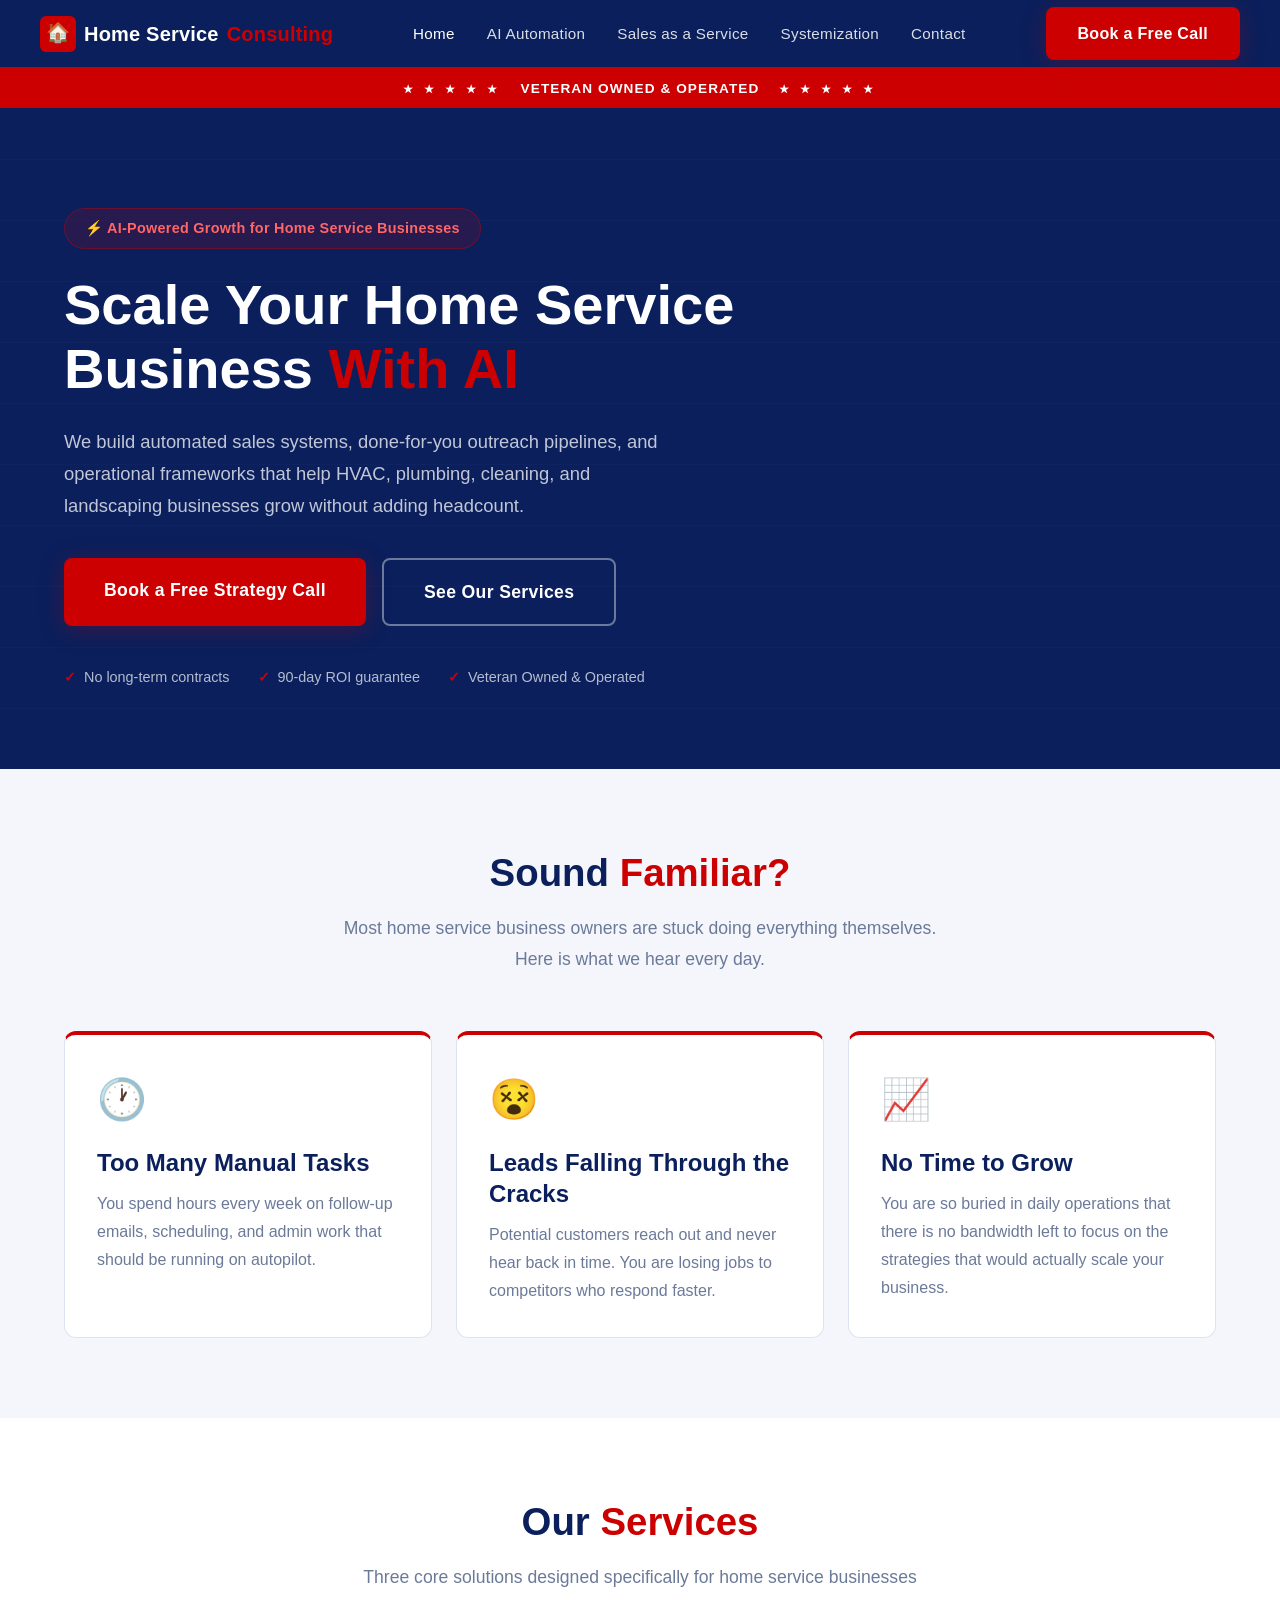
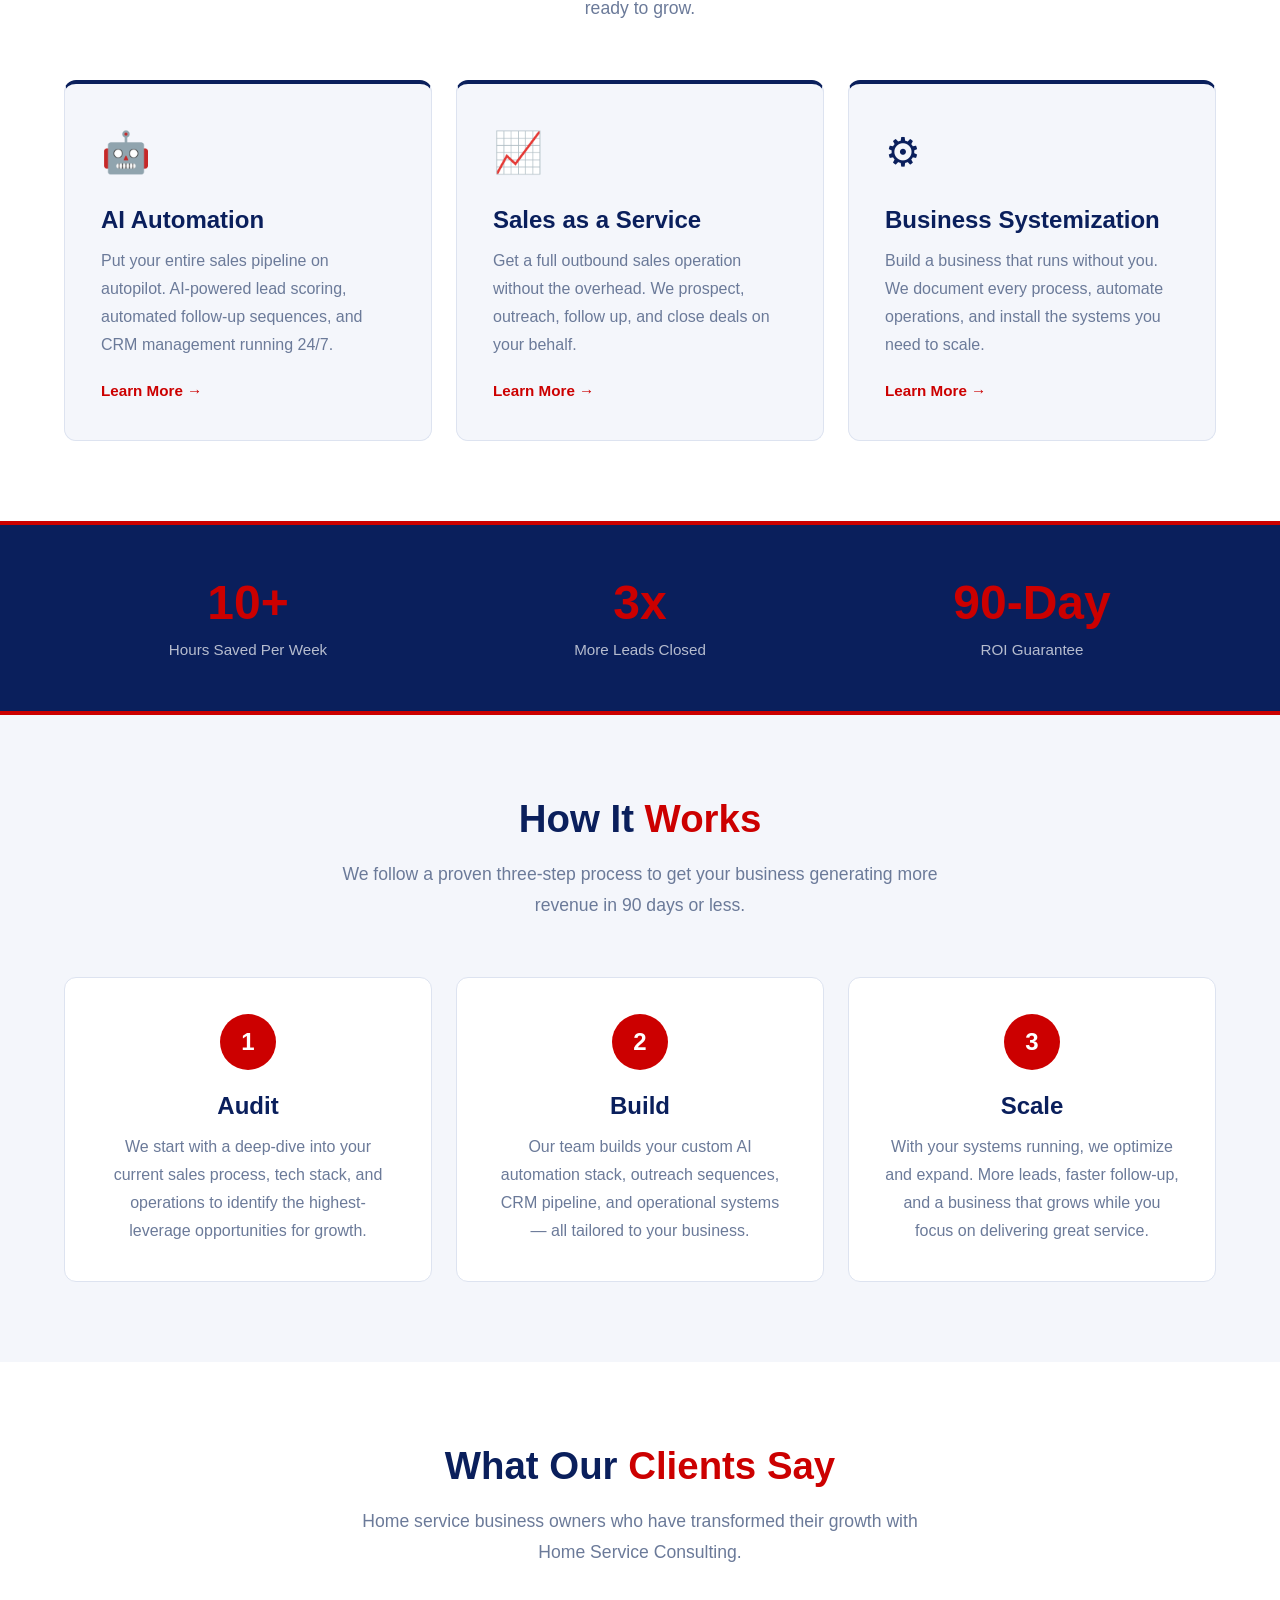
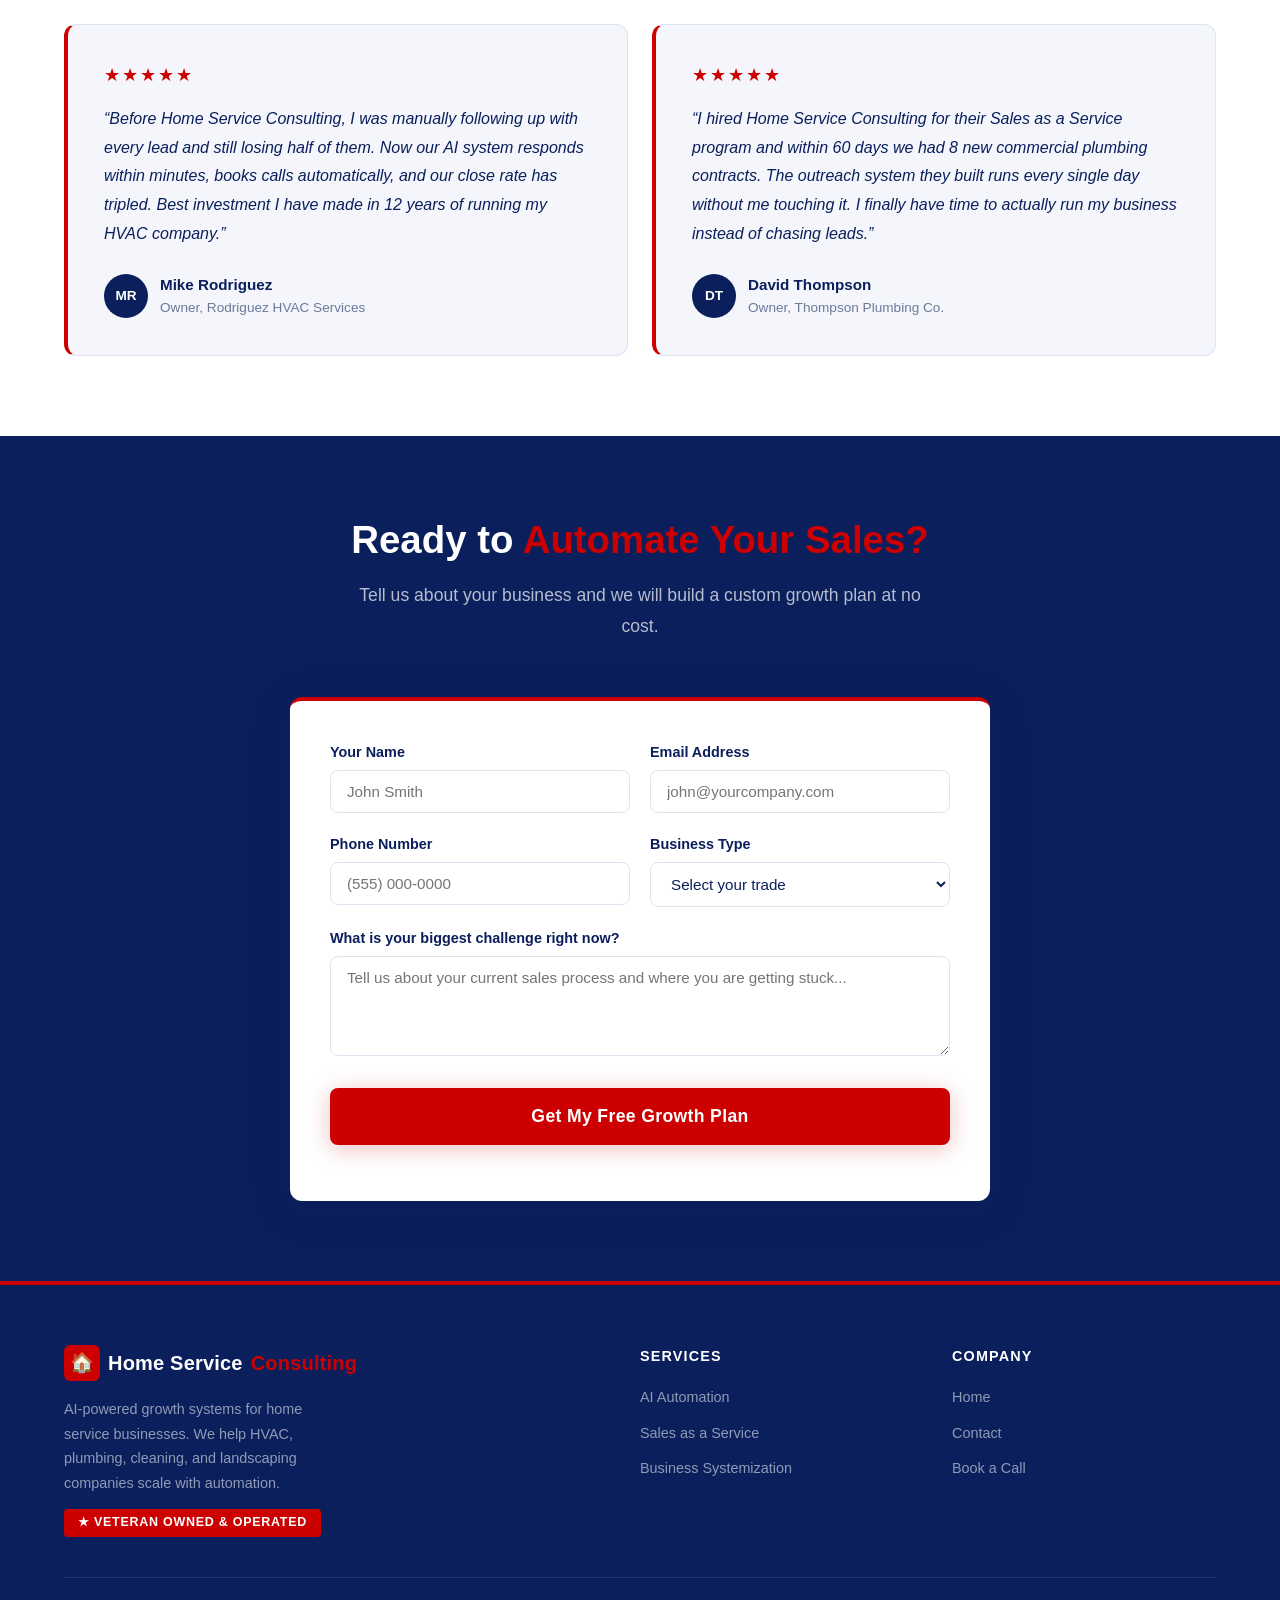
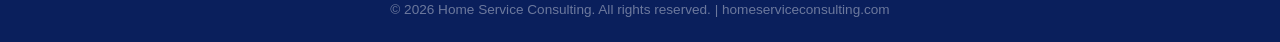
<file: index.html>
<!DOCTYPE html>
<html lang="en">
<head>
  <meta charset="UTF-8" />
  <meta name="viewport" content="width=device-width, initial-scale=1.0" />
  <meta name="description" content="Home Service Consulting helps home service businesses grow with AI automation, done-for-you sales, and business systemization. Veteran Owned and Operated. Book a free strategy call today." />
  <meta property="og:title" content="Home Service Consulting | AI-Powered Growth for Home Service Businesses" />
  <meta property="og:description" content="Veteran-owned consulting firm helping HVAC, plumbing, cleaning, and landscaping businesses scale with AI automation and systemization." />
  <meta property="og:url" content="https://homeserviceconsulting.com/" />
  <title>Home Service Consulting | AI-Powered Growth for Home Service Businesses</title>
  <link rel="stylesheet" href="styles.css" />
</head>
<body>

<!-- NAVBAR -->
<nav class="navbar">
  <div class="nav-inner">
    <a href="index.html" class="nav-logo">
      <span class="logo-icon">&#127968;</span>
      Home Service<span> Consulting</span>
    </a>
    <ul class="nav-links">
      <li><a href="index.html">Home</a></li>
      <li><a href="ai-automation.html">AI Automation</a></li>
      <li><a href="sales-as-a-service.html">Sales as a Service</a></li>
      <li><a href="systemization.html">Systemization</a></li>
      <li><a href="contact.html">Contact</a></li>
    </ul>
    <div class="nav-cta">
      <a href="contact.html" class="btn btn-primary">Book a Free Call</a>
      <div class="hamburger" aria-label="Toggle menu">
        <span></span><span></span><span></span>
      </div>
    </div>
  </div>
</nav>

<!-- MOBILE NAV -->
<div class="mobile-nav">
  <a href="index.html">Home</a>
  <a href="ai-automation.html">AI Automation</a>
  <a href="sales-as-a-service.html">Sales as a Service</a>
  <a href="systemization.html">Systemization</a>
  <a href="contact.html">Contact</a>
  <a href="contact.html" class="btn btn-primary" style="text-align:center;margin-top:8px;">Book a Free Call</a>
</div>

<!-- VETERAN BANNER -->
<div class="veteran-banner">
  <span class="stars">&#9733; &#9733; &#9733; &#9733; &#9733;</span>
  &nbsp;&nbsp; VETERAN OWNED &amp; OPERATED &nbsp;&nbsp;
  <span class="stars">&#9733; &#9733; &#9733; &#9733; &#9733;</span>
</div>

<!-- HERO -->
<section class="hero">
  <div class="container">
    <div class="hero-content">
      <div class="hero-badge">&#9889; AI-Powered Growth for Home Service Businesses</div>
      <h1>Scale Your Home Service Business <span class="highlight">With AI</span></h1>
      <p>We build automated sales systems, done-for-you outreach pipelines, and operational frameworks that help HVAC, plumbing, cleaning, and landscaping businesses grow without adding headcount.</p>
      <div class="hero-btns">
        <a href="contact.html" class="btn btn-primary btn-lg">Book a Free Strategy Call</a>
        <a href="#services" class="btn btn-outline btn-lg">See Our Services</a>
      </div>
      <div class="hero-trust">
        <div class="hero-trust-item"><span class="hero-trust-icon">&#10003;</span> No long-term contracts</div>
        <div class="hero-trust-item"><span class="hero-trust-icon">&#10003;</span> 90-day ROI guarantee</div>
        <div class="hero-trust-item"><span class="hero-trust-icon">&#10003;</span> Veteran Owned &amp; Operated</div>
      </div>
    </div>
  </div>
</section>

<!-- PAIN POINTS -->
<section class="section section-alt">
  <div class="container">
    <h2 class="section-title">Sound <span class="highlight">Familiar?</span></h2>
    <p class="section-subtitle">Most home service business owners are stuck doing everything themselves. Here is what we hear every day.</p>
    <div class="pain-grid">
      <div class="pain-card">
        <span class="pain-icon">&#128336;</span>
        <h3>Too Many Manual Tasks</h3>
        <p>You spend hours every week on follow-up emails, scheduling, and admin work that should be running on autopilot.</p>
      </div>
      <div class="pain-card">
        <span class="pain-icon">&#128565;</span>
        <h3>Leads Falling Through the Cracks</h3>
        <p>Potential customers reach out and never hear back in time. You are losing jobs to competitors who respond faster.</p>
      </div>
      <div class="pain-card">
        <span class="pain-icon">&#128200;</span>
        <h3>No Time to Grow</h3>
        <p>You are so buried in daily operations that there is no bandwidth left to focus on the strategies that would actually scale your business.</p>
      </div>
    </div>
  </div>
</section>

<!-- SERVICES -->
<section class="section" id="services">
  <div class="container">
    <h2 class="section-title">Our <span class="highlight">Services</span></h2>
    <p class="section-subtitle">Three core solutions designed specifically for home service businesses ready to grow.</p>
    <div class="services-grid">
      <div class="service-card">
        <span class="service-icon">&#129302;</span>
        <h3>AI Automation</h3>
        <p>Put your entire sales pipeline on autopilot. AI-powered lead scoring, automated follow-up sequences, and CRM management running 24/7.</p>
        <a href="ai-automation.html" class="service-link">Learn More &#8594;</a>
      </div>
      <div class="service-card">
        <span class="service-icon">&#128200;</span>
        <h3>Sales as a Service</h3>
        <p>Get a full outbound sales operation without the overhead. We prospect, outreach, follow up, and close deals on your behalf.</p>
        <a href="sales-as-a-service.html" class="service-link">Learn More &#8594;</a>
      </div>
      <div class="service-card">
        <span class="service-icon">&#9881;</span>
        <h3>Business Systemization</h3>
        <p>Build a business that runs without you. We document every process, automate operations, and install the systems you need to scale.</p>
        <a href="systemization.html" class="service-link">Learn More &#8594;</a>
      </div>
    </div>
  </div>
</section>

<!-- STATS -->
<div class="stats-bar">
  <div class="container">
    <div class="stats-grid">
      <div class="stat-item">
        <h2>10+</h2>
        <p>Hours Saved Per Week</p>
      </div>
      <div class="stat-item">
        <h2>3x</h2>
        <p>More Leads Closed</p>
      </div>
      <div class="stat-item">
        <h2>90-Day</h2>
        <p>ROI Guarantee</p>
      </div>
    </div>
  </div>
</div>

<!-- HOW IT WORKS -->
<section class="section section-alt">
  <div class="container">
    <h2 class="section-title">How It <span class="highlight">Works</span></h2>
    <p class="section-subtitle">We follow a proven three-step process to get your business generating more revenue in 90 days or less.</p>
    <div class="steps-grid">
      <div class="step-card">
        <div class="step-number">1</div>
        <h3>Audit</h3>
        <p>We start with a deep-dive into your current sales process, tech stack, and operations to identify the highest-leverage opportunities for growth.</p>
      </div>
      <div class="step-card">
        <div class="step-number">2</div>
        <h3>Build</h3>
        <p>Our team builds your custom AI automation stack, outreach sequences, CRM pipeline, and operational systems — all tailored to your business.</p>
      </div>
      <div class="step-card">
        <div class="step-number">3</div>
        <h3>Scale</h3>
        <p>With your systems running, we optimize and expand. More leads, faster follow-up, and a business that grows while you focus on delivering great service.</p>
      </div>
    </div>
  </div>
</section>

<!-- TESTIMONIALS -->
<section class="section">
  <div class="container">
    <h2 class="section-title">What Our <span class="highlight">Clients Say</span></h2>
    <p class="section-subtitle">Home service business owners who have transformed their growth with Home Service Consulting.</p>
    <div class="testimonials-grid">
      <div class="testimonial-card">
        <div class="testimonial-stars">&#9733;&#9733;&#9733;&#9733;&#9733;</div>
        <p class="testimonial-text">&ldquo;Before Home Service Consulting, I was manually following up with every lead and still losing half of them. Now our AI system responds within minutes, books calls automatically, and our close rate has tripled. Best investment I have made in 12 years of running my HVAC company.&rdquo;</p>
        <div class="testimonial-author">
          <div class="testimonial-avatar">MR</div>
          <div>
            <div class="testimonial-name">Mike Rodriguez</div>
            <div class="testimonial-role">Owner, Rodriguez HVAC Services</div>
          </div>
        </div>
      </div>
      <div class="testimonial-card">
        <div class="testimonial-stars">&#9733;&#9733;&#9733;&#9733;&#9733;</div>
        <p class="testimonial-text">&ldquo;I hired Home Service Consulting for their Sales as a Service program and within 60 days we had 8 new commercial plumbing contracts. The outreach system they built runs every single day without me touching it. I finally have time to actually run my business instead of chasing leads.&rdquo;</p>
        <div class="testimonial-author">
          <div class="testimonial-avatar">DT</div>
          <div>
            <div class="testimonial-name">David Thompson</div>
            <div class="testimonial-role">Owner, Thompson Plumbing Co.</div>
          </div>
        </div>
      </div>
    </div>
  </div>
</section>

<!-- LEAD CAPTURE -->
<section class="section cta-section" id="contact">
  <div class="container">
    <h2 class="section-title">Ready to <span class="highlight">Automate Your Sales?</span></h2>
    <p class="section-subtitle">Tell us about your business and we will build a custom growth plan at no cost.</p>
    <div class="inline-form">
      <form data-web3form data-redirect="thank-you.html">
        <input type="hidden" name="access_key" value="YOUR_WEB3FORMS_KEY" />
        <input type="hidden" name="subject" value="New Lead - homeserviceconsulting.com" />
        <div class="form-grid">
          <div class="form-group">
            <label for="name">Your Name</label>
            <input type="text" id="name" name="name" placeholder="John Smith" required />
          </div>
          <div class="form-group">
            <label for="email">Email Address</label>
            <input type="email" id="email" name="email" placeholder="john@yourcompany.com" required />
          </div>
          <div class="form-group">
            <label for="phone">Phone Number</label>
            <input type="tel" id="phone" name="phone" placeholder="(555) 000-0000" />
          </div>
          <div class="form-group">
            <label for="business_type">Business Type</label>
            <select id="business_type" name="business_type" required>
              <option value="">Select your trade</option>
              <option>HVAC</option>
              <option>Plumbing</option>
              <option>Cleaning</option>
              <option>Landscaping</option>
              <option>Roofing</option>
              <option>Electrical</option>
              <option>Other</option>
            </select>
          </div>
          <div class="form-group form-full">
            <label for="message">What is your biggest challenge right now?</label>
            <textarea id="message" name="message" placeholder="Tell us about your current sales process and where you are getting stuck..."></textarea>
          </div>
        </div>
        <div class="form-submit">
          <button type="submit" class="btn btn-primary btn-lg">Get My Free Growth Plan</button>
        </div>
        <div class="form-message"></div>
      </form>
    </div>
  </div>
</section>

<!-- FOOTER -->
<footer class="footer">
  <div class="container">
    <div class="footer-inner">
      <div class="footer-brand">
        <a href="index.html" class="nav-logo">
          <span class="logo-icon">&#127968;</span>
          Home Service<span> Consulting</span>
        </a>
        <p>AI-powered growth systems for home service businesses. We help HVAC, plumbing, cleaning, and landscaping companies scale with automation.</p>
        <span class="veteran-tag">&#9733; Veteran Owned &amp; Operated</span>
      </div>
      <div class="footer-links">
        <h4>Services</h4>
        <ul>
          <li><a href="ai-automation.html">AI Automation</a></li>
          <li><a href="sales-as-a-service.html">Sales as a Service</a></li>
          <li><a href="systemization.html">Business Systemization</a></li>
        </ul>
      </div>
      <div class="footer-links">
        <h4>Company</h4>
        <ul>
          <li><a href="index.html">Home</a></li>
          <li><a href="contact.html">Contact</a></li>
          <li><a href="contact.html">Book a Call</a></li>
        </ul>
      </div>
    </div>
    <div class="footer-bottom">
      <p>&copy; 2026 Home Service Consulting. All rights reserved. | homeserviceconsulting.com</p>
    </div>
  </div>
</footer>

<script src="script.js"></script>
</body>
</html>
</file>
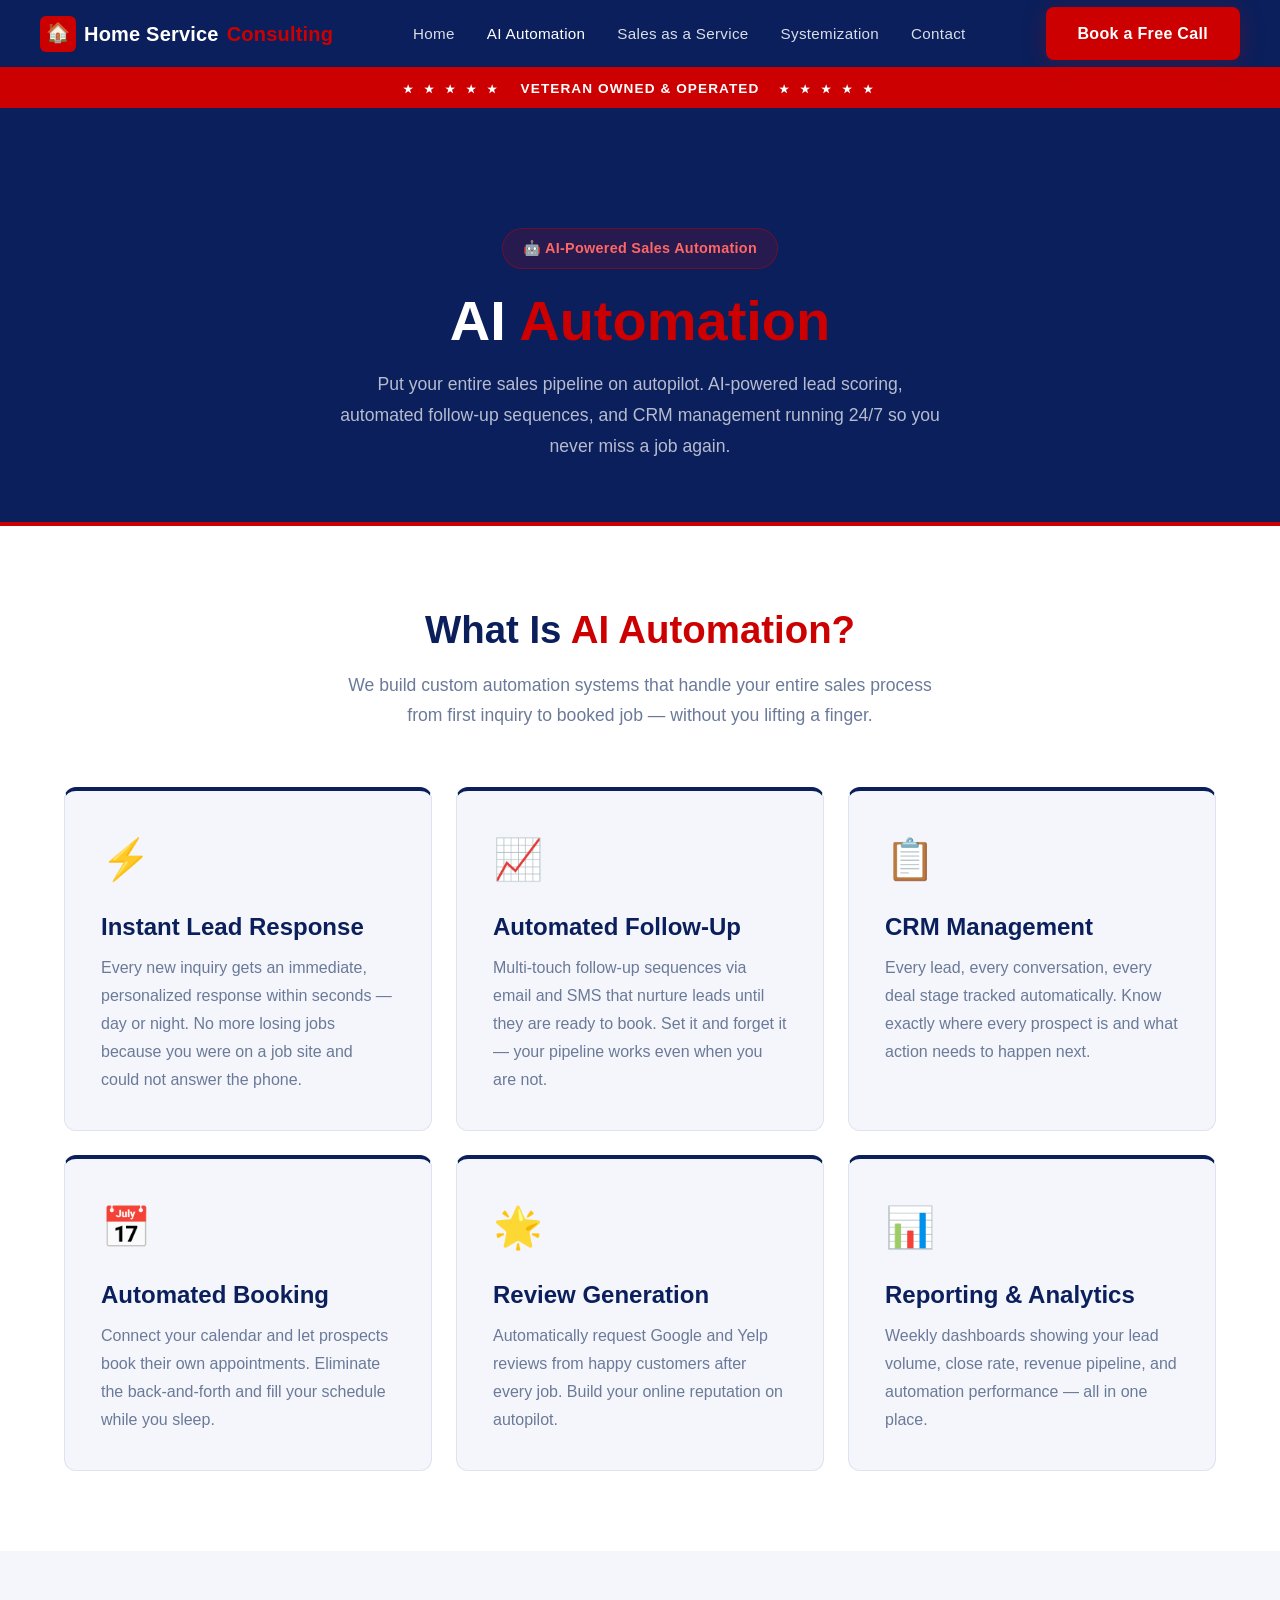
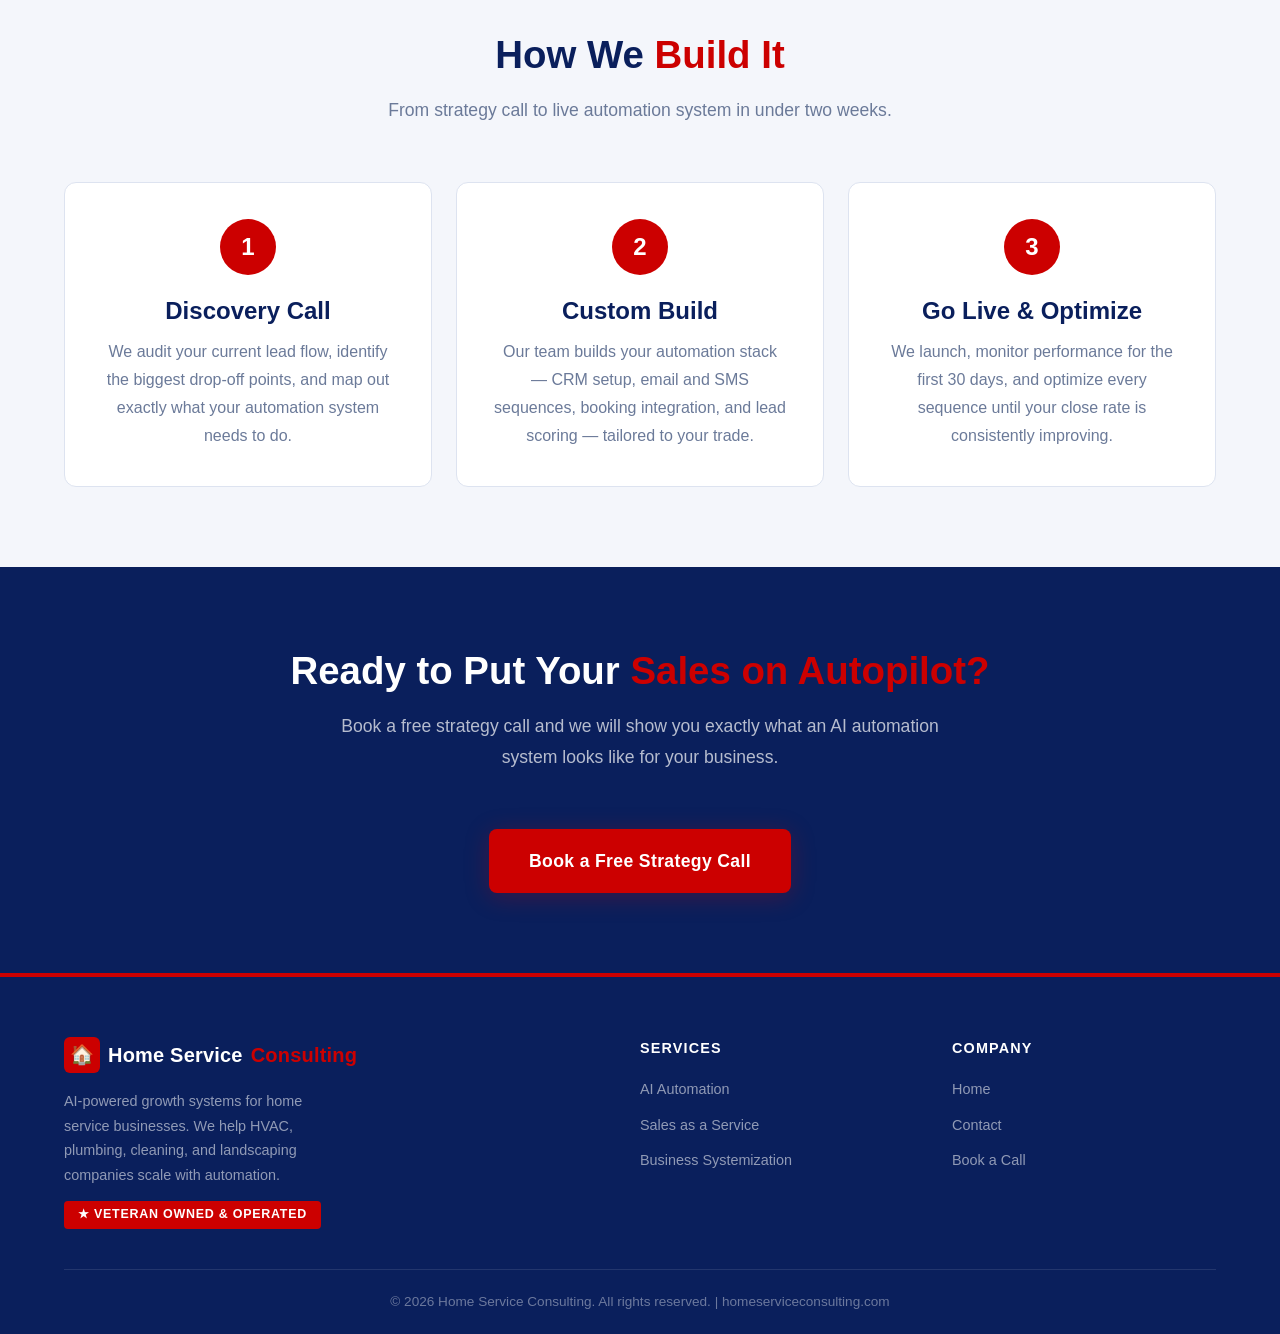
<file: ai-automation.html>
<!DOCTYPE html>
<html lang="en">
<head>
  <meta charset="UTF-8" />
  <meta name="viewport" content="width=device-width, initial-scale=1.0" />
  <meta name="description" content="AI Automation for home service businesses. Put your sales pipeline on autopilot with AI lead scoring, automated follow-up, and CRM management. Veteran Owned and Operated." />
  <meta property="og:title" content="AI Automation | Home Service Consulting" />
  <meta property="og:url" content="https://homeserviceconsulting.com/ai-automation.html" />
  <title>AI Automation | Home Service Consulting</title>
  <link rel="stylesheet" href="styles.css" />
</head>
<body>

<!-- NAVBAR -->
<nav class="navbar">
  <div class="nav-inner">
    <a href="index.html" class="nav-logo">
      <span class="logo-icon">&#127968;</span>
      Home Service<span> Consulting</span>
    </a>
    <ul class="nav-links">
      <li><a href="index.html">Home</a></li>
      <li><a href="ai-automation.html" class="active">AI Automation</a></li>
      <li><a href="sales-as-a-service.html">Sales as a Service</a></li>
      <li><a href="systemization.html">Systemization</a></li>
      <li><a href="contact.html">Contact</a></li>
    </ul>
    <div class="nav-cta">
      <a href="contact.html" class="btn btn-primary">Book a Free Call</a>
      <div class="hamburger" aria-label="Toggle menu">
        <span></span><span></span><span></span>
      </div>
    </div>
  </div>
</nav>

<!-- MOBILE NAV -->
<div class="mobile-nav">
  <a href="index.html">Home</a>
  <a href="ai-automation.html">AI Automation</a>
  <a href="sales-as-a-service.html">Sales as a Service</a>
  <a href="systemization.html">Systemization</a>
  <a href="contact.html">Contact</a>
  <a href="contact.html" class="btn btn-primary" style="text-align:center;margin-top:8px;">Book a Free Call</a>
</div>

<!-- VETERAN BANNER -->
<div class="veteran-banner">
  <span class="stars">&#9733; &#9733; &#9733; &#9733; &#9733;</span>
  &nbsp;&nbsp; VETERAN OWNED &amp; OPERATED &nbsp;&nbsp;
  <span class="stars">&#9733; &#9733; &#9733; &#9733; &#9733;</span>
</div>

<!-- PAGE HERO -->
<section class="page-hero">
  <div class="container">
    <div class="hero-badge">&#129302; AI-Powered Sales Automation</div>
    <h1>AI <span class="highlight">Automation</span></h1>
    <p>Put your entire sales pipeline on autopilot. AI-powered lead scoring, automated follow-up sequences, and CRM management running 24/7 so you never miss a job again.</p>
  </div>
</section>

<!-- WHAT IS IT -->
<section class="section">
  <div class="container">
    <h2 class="section-title">What Is <span class="highlight">AI Automation?</span></h2>
    <p class="section-subtitle">We build custom automation systems that handle your entire sales process from first inquiry to booked job — without you lifting a finger.</p>
    <div class="services-grid">
      <div class="service-card">
        <span class="service-icon">&#9889;</span>
        <h3>Instant Lead Response</h3>
        <p>Every new inquiry gets an immediate, personalized response within seconds — day or night. No more losing jobs because you were on a job site and could not answer the phone.</p>
      </div>
      <div class="service-card">
        <span class="service-icon">&#128200;</span>
        <h3>Automated Follow-Up</h3>
        <p>Multi-touch follow-up sequences via email and SMS that nurture leads until they are ready to book. Set it and forget it — your pipeline works even when you are not.</p>
      </div>
      <div class="service-card">
        <span class="service-icon">&#128203;</span>
        <h3>CRM Management</h3>
        <p>Every lead, every conversation, every deal stage tracked automatically. Know exactly where every prospect is and what action needs to happen next.</p>
      </div>
      <div class="service-card">
        <span class="service-icon">&#128197;</span>
        <h3>Automated Booking</h3>
        <p>Connect your calendar and let prospects book their own appointments. Eliminate the back-and-forth and fill your schedule while you sleep.</p>
      </div>
      <div class="service-card">
        <span class="service-icon">&#127775;</span>
        <h3>Review Generation</h3>
        <p>Automatically request Google and Yelp reviews from happy customers after every job. Build your online reputation on autopilot.</p>
      </div>
      <div class="service-card">
        <span class="service-icon">&#128202;</span>
        <h3>Reporting &amp; Analytics</h3>
        <p>Weekly dashboards showing your lead volume, close rate, revenue pipeline, and automation performance — all in one place.</p>
      </div>
    </div>
  </div>
</section>

<!-- HOW IT WORKS -->
<section class="section section-alt">
  <div class="container">
    <h2 class="section-title">How We <span class="highlight">Build It</span></h2>
    <p class="section-subtitle">From strategy call to live automation system in under two weeks.</p>
    <div class="steps-grid">
      <div class="step-card">
        <div class="step-number">1</div>
        <h3>Discovery Call</h3>
        <p>We audit your current lead flow, identify the biggest drop-off points, and map out exactly what your automation system needs to do.</p>
      </div>
      <div class="step-card">
        <div class="step-number">2</div>
        <h3>Custom Build</h3>
        <p>Our team builds your automation stack — CRM setup, email and SMS sequences, booking integration, and lead scoring — tailored to your trade.</p>
      </div>
      <div class="step-card">
        <div class="step-number">3</div>
        <h3>Go Live &amp; Optimize</h3>
        <p>We launch, monitor performance for the first 30 days, and optimize every sequence until your close rate is consistently improving.</p>
      </div>
    </div>
  </div>
</section>

<!-- CTA -->
<section class="section cta-section">
  <div class="container">
    <h2 class="section-title">Ready to Put Your <span class="highlight">Sales on Autopilot?</span></h2>
    <p class="section-subtitle">Book a free strategy call and we will show you exactly what an AI automation system looks like for your business.</p>
    <div style="text-align:center;">
      <a href="contact.html" class="btn btn-primary btn-lg">Book a Free Strategy Call</a>
    </div>
  </div>
</section>

<!-- FOOTER -->
<footer class="footer">
  <div class="container">
    <div class="footer-inner">
      <div class="footer-brand">
        <a href="index.html" class="nav-logo">
          <span class="logo-icon">&#127968;</span>
          Home Service<span> Consulting</span>
        </a>
        <p>AI-powered growth systems for home service businesses. We help HVAC, plumbing, cleaning, and landscaping companies scale with automation.</p>
        <span class="veteran-tag">&#9733; Veteran Owned &amp; Operated</span>
      </div>
      <div class="footer-links">
        <h4>Services</h4>
        <ul>
          <li><a href="ai-automation.html">AI Automation</a></li>
          <li><a href="sales-as-a-service.html">Sales as a Service</a></li>
          <li><a href="systemization.html">Business Systemization</a></li>
        </ul>
      </div>
      <div class="footer-links">
        <h4>Company</h4>
        <ul>
          <li><a href="index.html">Home</a></li>
          <li><a href="contact.html">Contact</a></li>
          <li><a href="contact.html">Book a Call</a></li>
        </ul>
      </div>
    </div>
    <div class="footer-bottom">
      <p>&copy; 2026 Home Service Consulting. All rights reserved. | homeserviceconsulting.com</p>
    </div>
  </div>
</footer>

<script src="script.js"></script>
</body>
</html>
</file>
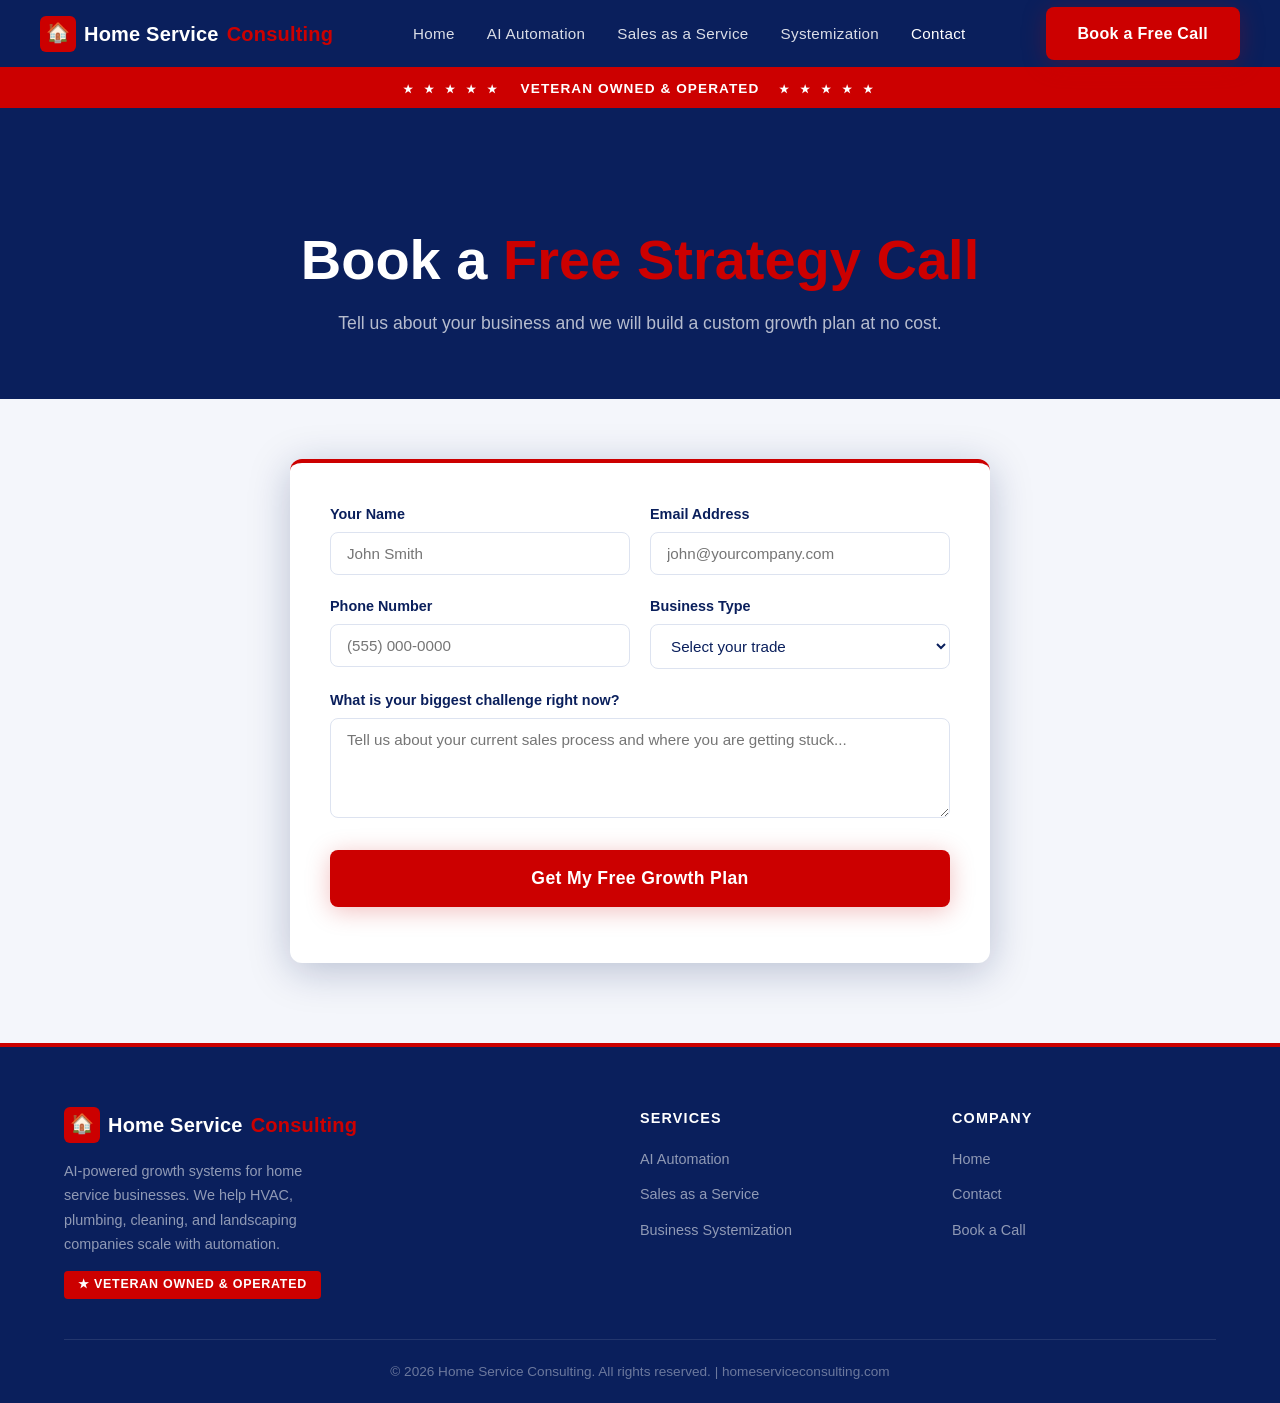
<file: contact.html>
<!DOCTYPE html>
<html lang="en">
<head>
  <meta charset="UTF-8" />
  <meta name="viewport" content="width=device-width, initial-scale=1.0" />
  <meta name="description" content="Book a free strategy call with Home Service Consulting. Veteran-owned consulting firm helping home service businesses grow with AI automation and systemization." />
  <meta property="og:title" content="Contact | Home Service Consulting" />
  <meta property="og:url" content="https://homeserviceconsulting.com/contact.html" />
  <title>Contact | Home Service Consulting</title>
  <link rel="stylesheet" href="styles.css" />
</head>
<body>

<!-- NAVBAR -->
<nav class="navbar">
  <div class="nav-inner">
    <a href="index.html" class="nav-logo">
      <span class="logo-icon">&#127968;</span>
      Home Service<span> Consulting</span>
    </a>
    <ul class="nav-links">
      <li><a href="index.html">Home</a></li>
      <li><a href="ai-automation.html">AI Automation</a></li>
      <li><a href="sales-as-a-service.html">Sales as a Service</a></li>
      <li><a href="systemization.html">Systemization</a></li>
      <li><a href="contact.html" class="active">Contact</a></li>
    </ul>
    <div class="nav-cta">
      <a href="contact.html" class="btn btn-primary">Book a Free Call</a>
      <div class="hamburger" aria-label="Toggle menu">
        <span></span><span></span><span></span>
      </div>
    </div>
  </div>
</nav>

<!-- MOBILE NAV -->
<div class="mobile-nav">
  <a href="index.html">Home</a>
  <a href="ai-automation.html">AI Automation</a>
  <a href="sales-as-a-service.html">Sales as a Service</a>
  <a href="systemization.html">Systemization</a>
  <a href="contact.html">Contact</a>
  <a href="contact.html" class="btn btn-primary" style="text-align:center;margin-top:8px;">Book a Free Call</a>
</div>

<!-- VETERAN BANNER -->
<div class="veteran-banner">
  <span class="stars">&#9733; &#9733; &#9733; &#9733; &#9733;</span>
  &nbsp;&nbsp; VETERAN OWNED &amp; OPERATED &nbsp;&nbsp;
  <span class="stars">&#9733; &#9733; &#9733; &#9733; &#9733;</span>
</div>

<!-- CONTACT HERO -->
<section class="contact-hero">
  <div class="container">
    <h1>Book a <span class="highlight">Free Strategy Call</span></h1>
    <p>Tell us about your business and we will build a custom growth plan at no cost.</p>
  </div>
</section>

<!-- CONTACT FORM -->
<section class="contact-form-section">
  <div class="container">
    <div class="inline-form">
      <form data-web3form data-redirect="thank-you.html">
        <input type="hidden" name="access_key" value="YOUR_WEB3FORMS_KEY" />
        <input type="hidden" name="subject" value="New Lead - homeserviceconsulting.com" />
        <div class="form-grid">
          <div class="form-group">
            <label for="name">Your Name</label>
            <input type="text" id="name" name="name" placeholder="John Smith" required />
          </div>
          <div class="form-group">
            <label for="email">Email Address</label>
            <input type="email" id="email" name="email" placeholder="john@yourcompany.com" required />
          </div>
          <div class="form-group">
            <label for="phone">Phone Number</label>
            <input type="tel" id="phone" name="phone" placeholder="(555) 000-0000" />
          </div>
          <div class="form-group">
            <label for="business_type">Business Type</label>
            <select id="business_type" name="business_type" required>
              <option value="">Select your trade</option>
              <option>HVAC</option>
              <option>Plumbing</option>
              <option>Cleaning</option>
              <option>Landscaping</option>
              <option>Roofing</option>
              <option>Electrical</option>
              <option>Other</option>
            </select>
          </div>
          <div class="form-group form-full">
            <label for="message">What is your biggest challenge right now?</label>
            <textarea id="message" name="message" placeholder="Tell us about your current sales process and where you are getting stuck..."></textarea>
          </div>
        </div>
        <div class="form-submit">
          <button type="submit" class="btn btn-primary btn-lg">Get My Free Growth Plan</button>
        </div>
        <div class="form-message"></div>
      </form>
    </div>
  </div>
</section>

<!-- FOOTER -->
<footer class="footer">
  <div class="container">
    <div class="footer-inner">
      <div class="footer-brand">
        <a href="index.html" class="nav-logo">
          <span class="logo-icon">&#127968;</span>
          Home Service<span> Consulting</span>
        </a>
        <p>AI-powered growth systems for home service businesses. We help HVAC, plumbing, cleaning, and landscaping companies scale with automation.</p>
        <span class="veteran-tag">&#9733; Veteran Owned &amp; Operated</span>
      </div>
      <div class="footer-links">
        <h4>Services</h4>
        <ul>
          <li><a href="ai-automation.html">AI Automation</a></li>
          <li><a href="sales-as-a-service.html">Sales as a Service</a></li>
          <li><a href="systemization.html">Business Systemization</a></li>
        </ul>
      </div>
      <div class="footer-links">
        <h4>Company</h4>
        <ul>
          <li><a href="index.html">Home</a></li>
          <li><a href="contact.html">Contact</a></li>
          <li><a href="contact.html">Book a Call</a></li>
        </ul>
      </div>
    </div>
    <div class="footer-bottom">
      <p>&copy; 2026 Home Service Consulting. All rights reserved. | homeserviceconsulting.com</p>
    </div>
  </div>
</footer>

<script src="script.js"></script>
</body>
</html>
</file>
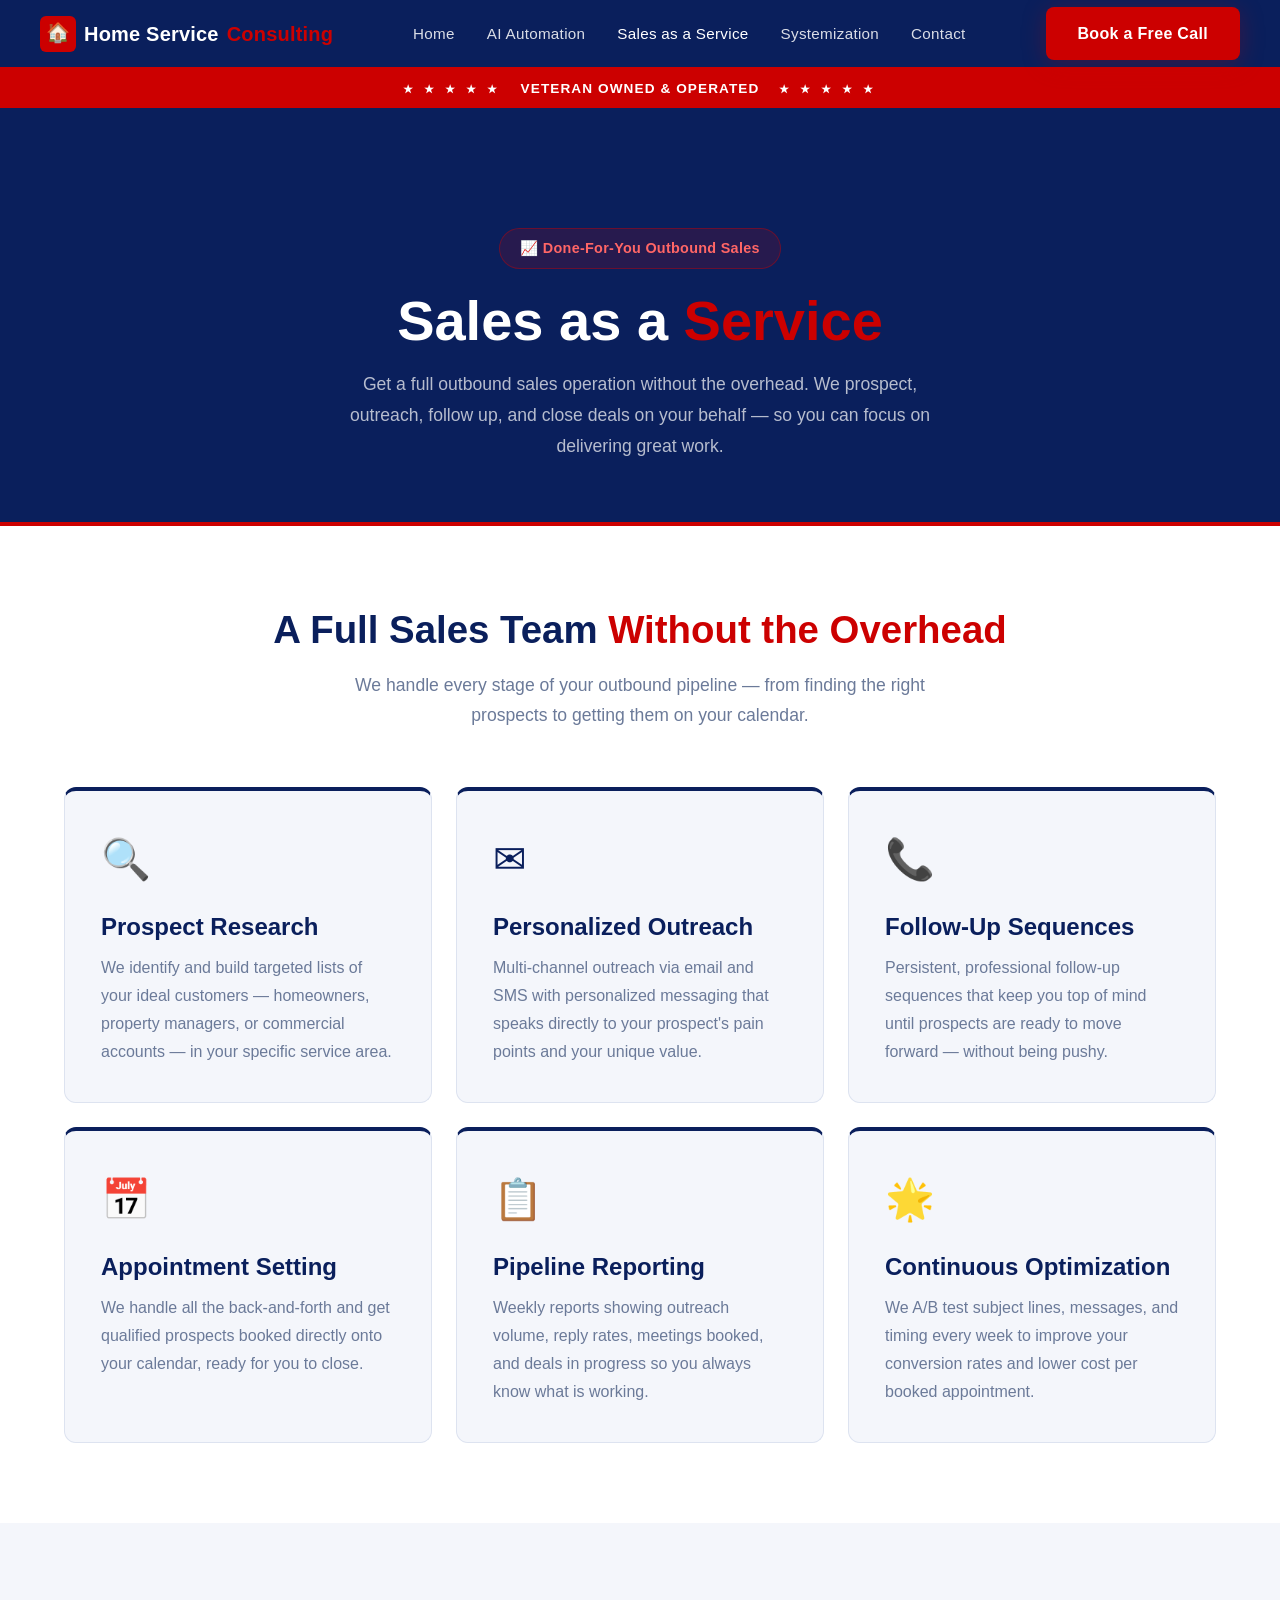
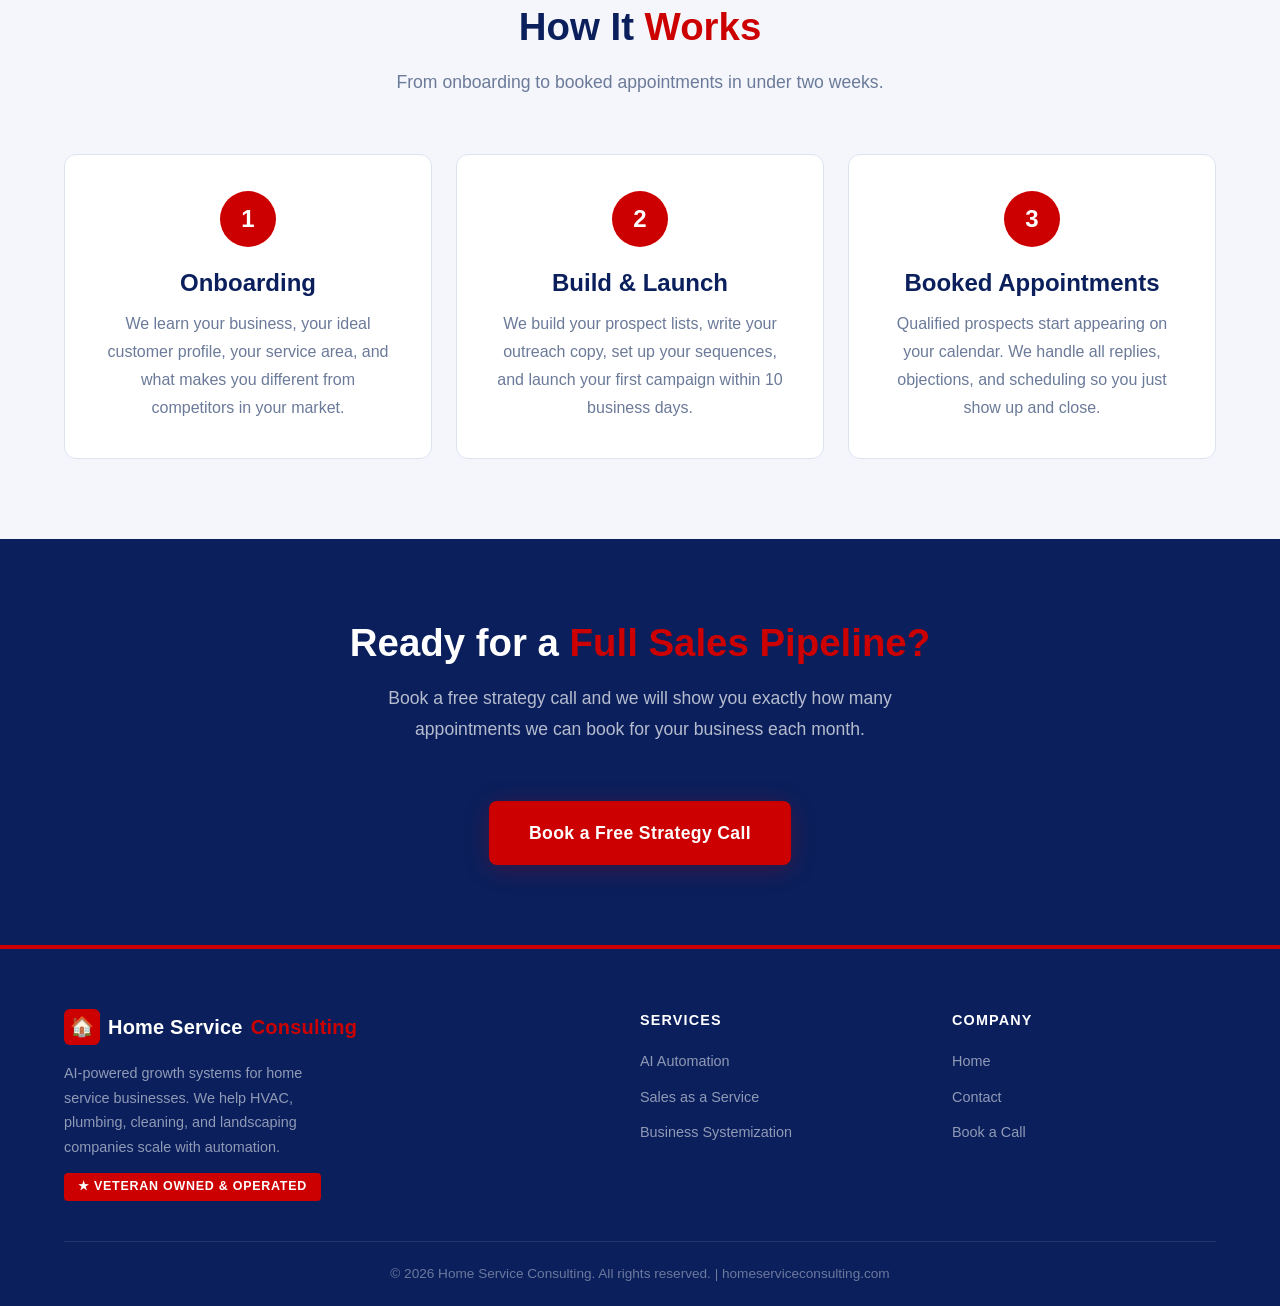
<file: sales-as-a-service.html>
<!DOCTYPE html>
<html lang="en">
<head>
  <meta charset="UTF-8" />
  <meta name="viewport" content="width=device-width, initial-scale=1.0" />
  <meta name="description" content="Sales as a Service for home service businesses. A full outbound sales team without the overhead. We prospect, outreach, follow up, and close deals for you. Veteran Owned and Operated." />
  <meta property="og:title" content="Sales as a Service | Home Service Consulting" />
  <meta property="og:url" content="https://homeserviceconsulting.com/sales-as-a-service.html" />
  <title>Sales as a Service | Home Service Consulting</title>
  <link rel="stylesheet" href="styles.css" />
</head>
<body>

<!-- NAVBAR -->
<nav class="navbar">
  <div class="nav-inner">
    <a href="index.html" class="nav-logo">
      <span class="logo-icon">&#127968;</span>
      Home Service<span> Consulting</span>
    </a>
    <ul class="nav-links">
      <li><a href="index.html">Home</a></li>
      <li><a href="ai-automation.html">AI Automation</a></li>
      <li><a href="sales-as-a-service.html" class="active">Sales as a Service</a></li>
      <li><a href="systemization.html">Systemization</a></li>
      <li><a href="contact.html">Contact</a></li>
    </ul>
    <div class="nav-cta">
      <a href="contact.html" class="btn btn-primary">Book a Free Call</a>
      <div class="hamburger" aria-label="Toggle menu">
        <span></span><span></span><span></span>
      </div>
    </div>
  </div>
</nav>

<!-- MOBILE NAV -->
<div class="mobile-nav">
  <a href="index.html">Home</a>
  <a href="ai-automation.html">AI Automation</a>
  <a href="sales-as-a-service.html">Sales as a Service</a>
  <a href="systemization.html">Systemization</a>
  <a href="contact.html">Contact</a>
  <a href="contact.html" class="btn btn-primary" style="text-align:center;margin-top:8px;">Book a Free Call</a>
</div>

<!-- VETERAN BANNER -->
<div class="veteran-banner">
  <span class="stars">&#9733; &#9733; &#9733; &#9733; &#9733;</span>
  &nbsp;&nbsp; VETERAN OWNED &amp; OPERATED &nbsp;&nbsp;
  <span class="stars">&#9733; &#9733; &#9733; &#9733; &#9733;</span>
</div>

<!-- PAGE HERO -->
<section class="page-hero">
  <div class="container">
    <div class="hero-badge">&#128200; Done-For-You Outbound Sales</div>
    <h1>Sales as a <span class="highlight">Service</span></h1>
    <p>Get a full outbound sales operation without the overhead. We prospect, outreach, follow up, and close deals on your behalf — so you can focus on delivering great work.</p>
  </div>
</section>

<!-- WHAT IS IT -->
<section class="section">
  <div class="container">
    <h2 class="section-title">A Full Sales Team <span class="highlight">Without the Overhead</span></h2>
    <p class="section-subtitle">We handle every stage of your outbound pipeline — from finding the right prospects to getting them on your calendar.</p>
    <div class="services-grid">
      <div class="service-card">
        <span class="service-icon">&#128269;</span>
        <h3>Prospect Research</h3>
        <p>We identify and build targeted lists of your ideal customers — homeowners, property managers, or commercial accounts — in your specific service area.</p>
      </div>
      <div class="service-card">
        <span class="service-icon">&#9993;</span>
        <h3>Personalized Outreach</h3>
        <p>Multi-channel outreach via email and SMS with personalized messaging that speaks directly to your prospect's pain points and your unique value.</p>
      </div>
      <div class="service-card">
        <span class="service-icon">&#128222;</span>
        <h3>Follow-Up Sequences</h3>
        <p>Persistent, professional follow-up sequences that keep you top of mind until prospects are ready to move forward — without being pushy.</p>
      </div>
      <div class="service-card">
        <span class="service-icon">&#128197;</span>
        <h3>Appointment Setting</h3>
        <p>We handle all the back-and-forth and get qualified prospects booked directly onto your calendar, ready for you to close.</p>
      </div>
      <div class="service-card">
        <span class="service-icon">&#128203;</span>
        <h3>Pipeline Reporting</h3>
        <p>Weekly reports showing outreach volume, reply rates, meetings booked, and deals in progress so you always know what is working.</p>
      </div>
      <div class="service-card">
        <span class="service-icon">&#127775;</span>
        <h3>Continuous Optimization</h3>
        <p>We A/B test subject lines, messages, and timing every week to improve your conversion rates and lower cost per booked appointment.</p>
      </div>
    </div>
  </div>
</section>

<!-- HOW IT WORKS -->
<section class="section section-alt">
  <div class="container">
    <h2 class="section-title">How It <span class="highlight">Works</span></h2>
    <p class="section-subtitle">From onboarding to booked appointments in under two weeks.</p>
    <div class="steps-grid">
      <div class="step-card">
        <div class="step-number">1</div>
        <h3>Onboarding</h3>
        <p>We learn your business, your ideal customer profile, your service area, and what makes you different from competitors in your market.</p>
      </div>
      <div class="step-card">
        <div class="step-number">2</div>
        <h3>Build &amp; Launch</h3>
        <p>We build your prospect lists, write your outreach copy, set up your sequences, and launch your first campaign within 10 business days.</p>
      </div>
      <div class="step-card">
        <div class="step-number">3</div>
        <h3>Booked Appointments</h3>
        <p>Qualified prospects start appearing on your calendar. We handle all replies, objections, and scheduling so you just show up and close.</p>
      </div>
    </div>
  </div>
</section>

<!-- CTA -->
<section class="section cta-section">
  <div class="container">
    <h2 class="section-title">Ready for a <span class="highlight">Full Sales Pipeline?</span></h2>
    <p class="section-subtitle">Book a free strategy call and we will show you exactly how many appointments we can book for your business each month.</p>
    <div style="text-align:center;">
      <a href="contact.html" class="btn btn-primary btn-lg">Book a Free Strategy Call</a>
    </div>
  </div>
</section>

<!-- FOOTER -->
<footer class="footer">
  <div class="container">
    <div class="footer-inner">
      <div class="footer-brand">
        <a href="index.html" class="nav-logo">
          <span class="logo-icon">&#127968;</span>
          Home Service<span> Consulting</span>
        </a>
        <p>AI-powered growth systems for home service businesses. We help HVAC, plumbing, cleaning, and landscaping companies scale with automation.</p>
        <span class="veteran-tag">&#9733; Veteran Owned &amp; Operated</span>
      </div>
      <div class="footer-links">
        <h4>Services</h4>
        <ul>
          <li><a href="ai-automation.html">AI Automation</a></li>
          <li><a href="sales-as-a-service.html">Sales as a Service</a></li>
          <li><a href="systemization.html">Business Systemization</a></li>
        </ul>
      </div>
      <div class="footer-links">
        <h4>Company</h4>
        <ul>
          <li><a href="index.html">Home</a></li>
          <li><a href="contact.html">Contact</a></li>
          <li><a href="contact.html">Book a Call</a></li>
        </ul>
      </div>
    </div>
    <div class="footer-bottom">
      <p>&copy; 2026 Home Service Consulting. All rights reserved. | homeserviceconsulting.com</p>
    </div>
  </div>
</footer>

<script src="script.js"></script>
</body>
</html>
</file>
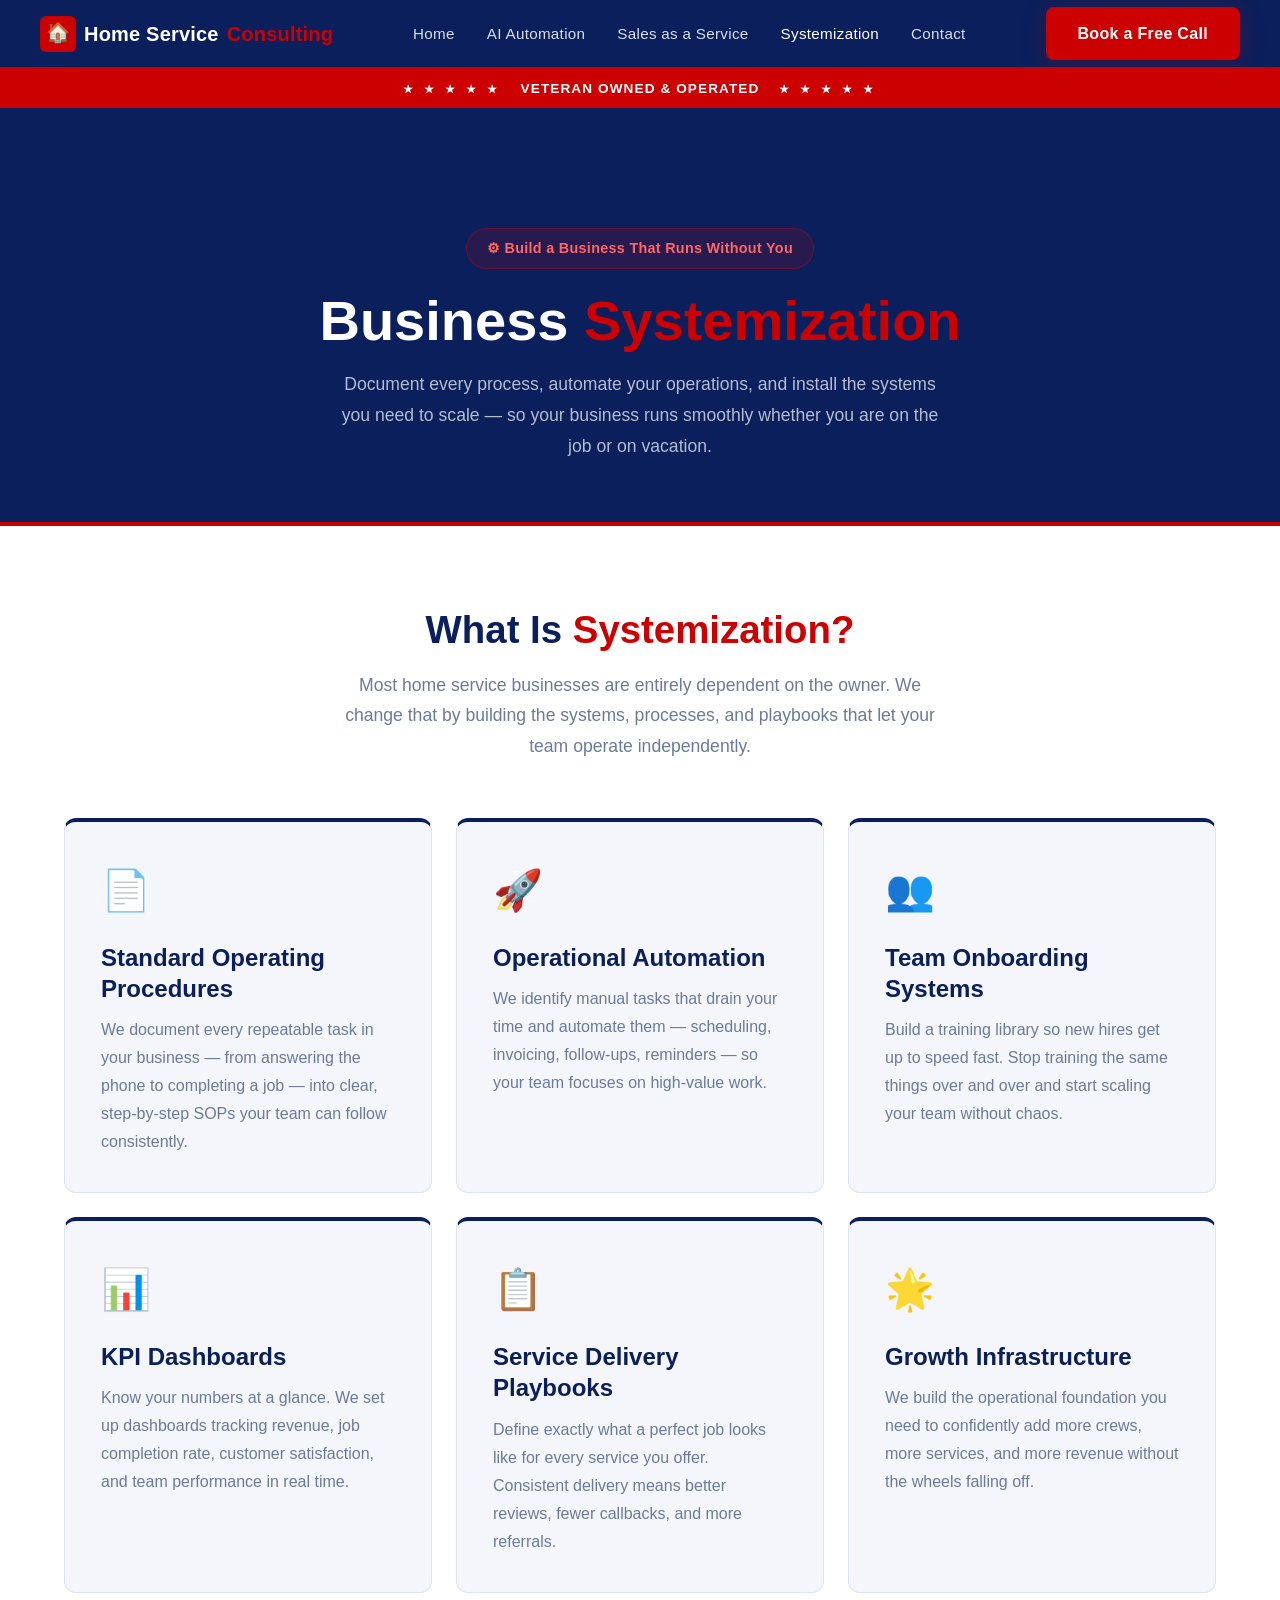
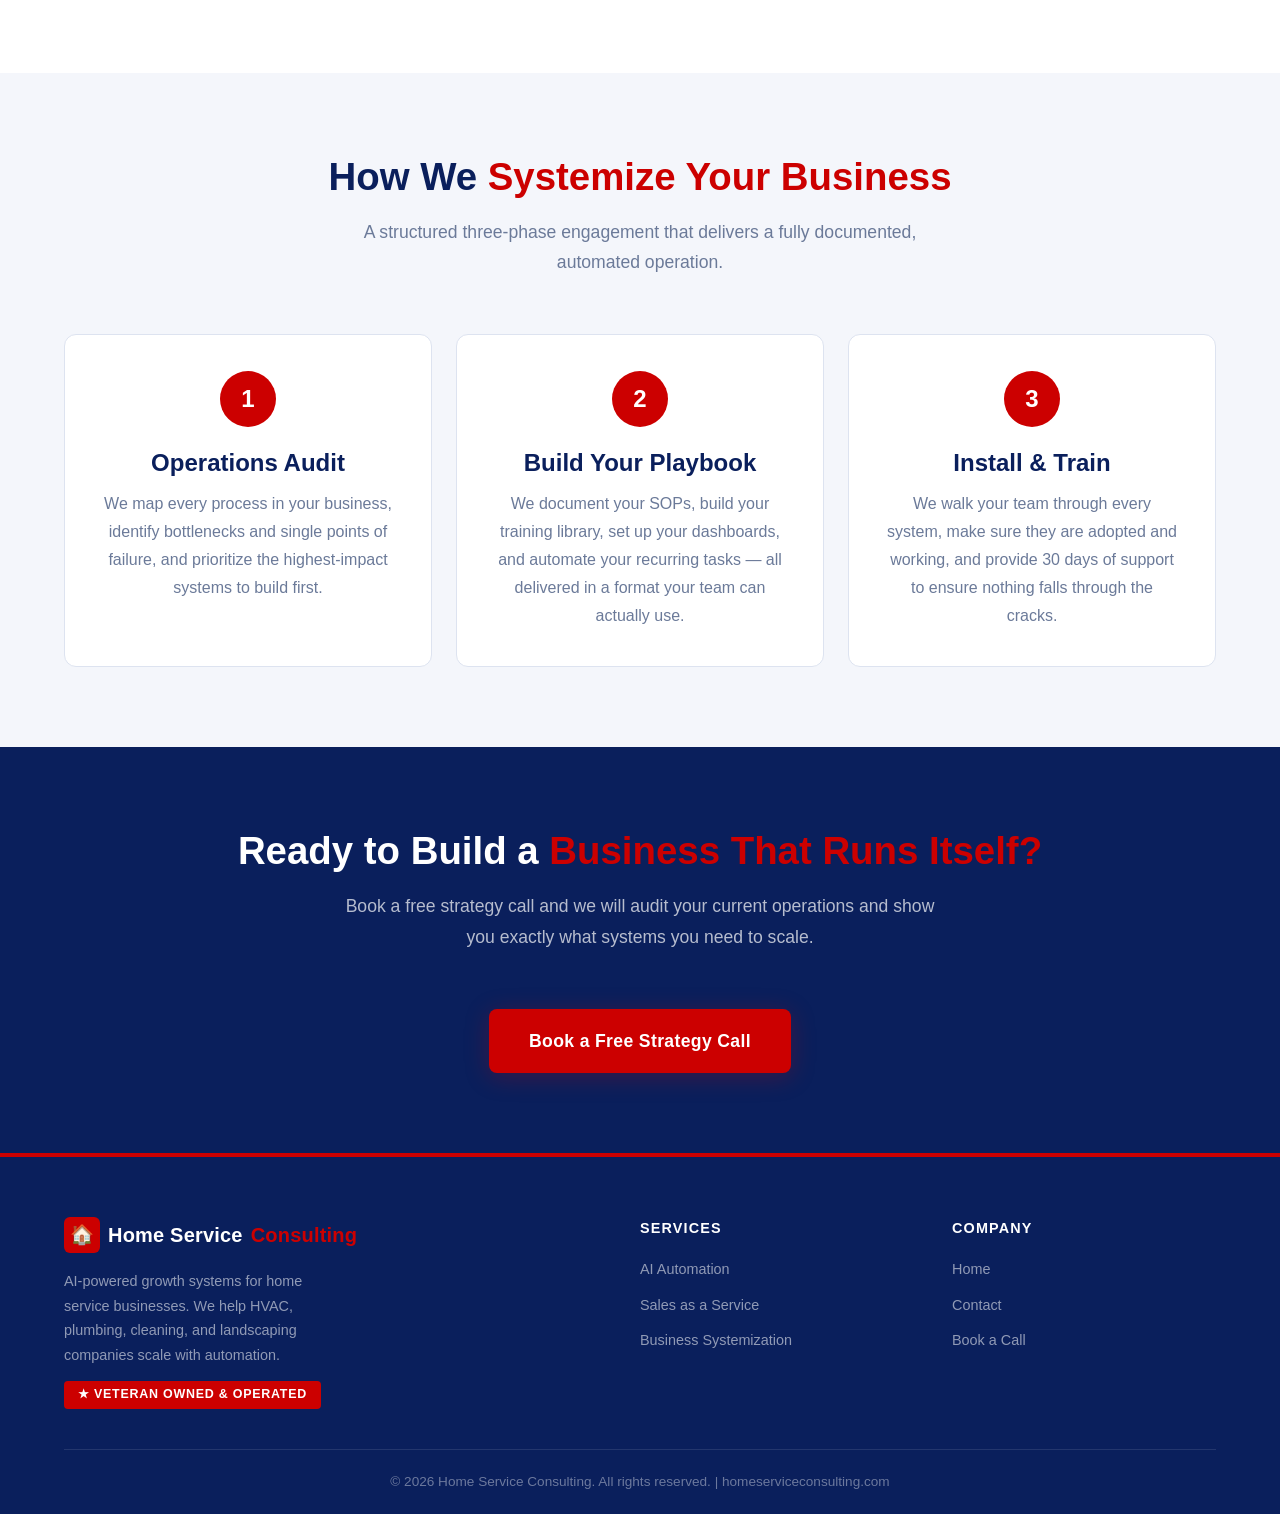
<file: systemization.html>
<!DOCTYPE html>
<html lang="en">
<head>
  <meta charset="UTF-8" />
  <meta name="viewport" content="width=device-width, initial-scale=1.0" />
  <meta name="description" content="Business Systemization for home service businesses. Build a business that runs without you with SOPs, automation, and operational playbooks. Veteran Owned and Operated." />
  <meta property="og:title" content="Business Systemization | Home Service Consulting" />
  <meta property="og:url" content="https://homeserviceconsulting.com/systemization.html" />
  <title>Business Systemization | Home Service Consulting</title>
  <link rel="stylesheet" href="styles.css" />
</head>
<body>

<!-- NAVBAR -->
<nav class="navbar">
  <div class="nav-inner">
    <a href="index.html" class="nav-logo">
      <span class="logo-icon">&#127968;</span>
      Home Service<span> Consulting</span>
    </a>
    <ul class="nav-links">
      <li><a href="index.html">Home</a></li>
      <li><a href="ai-automation.html">AI Automation</a></li>
      <li><a href="sales-as-a-service.html">Sales as a Service</a></li>
      <li><a href="systemization.html" class="active">Systemization</a></li>
      <li><a href="contact.html">Contact</a></li>
    </ul>
    <div class="nav-cta">
      <a href="contact.html" class="btn btn-primary">Book a Free Call</a>
      <div class="hamburger" aria-label="Toggle menu">
        <span></span><span></span><span></span>
      </div>
    </div>
  </div>
</nav>

<!-- MOBILE NAV -->
<div class="mobile-nav">
  <a href="index.html">Home</a>
  <a href="ai-automation.html">AI Automation</a>
  <a href="sales-as-a-service.html">Sales as a Service</a>
  <a href="systemization.html">Systemization</a>
  <a href="contact.html">Contact</a>
  <a href="contact.html" class="btn btn-primary" style="text-align:center;margin-top:8px;">Book a Free Call</a>
</div>

<!-- VETERAN BANNER -->
<div class="veteran-banner">
  <span class="stars">&#9733; &#9733; &#9733; &#9733; &#9733;</span>
  &nbsp;&nbsp; VETERAN OWNED &amp; OPERATED &nbsp;&nbsp;
  <span class="stars">&#9733; &#9733; &#9733; &#9733; &#9733;</span>
</div>

<!-- PAGE HERO -->
<section class="page-hero">
  <div class="container">
    <div class="hero-badge">&#9881; Build a Business That Runs Without You</div>
    <h1>Business <span class="highlight">Systemization</span></h1>
    <p>Document every process, automate your operations, and install the systems you need to scale — so your business runs smoothly whether you are on the job or on vacation.</p>
  </div>
</section>

<!-- WHAT IS IT -->
<section class="section">
  <div class="container">
    <h2 class="section-title">What Is <span class="highlight">Systemization?</span></h2>
    <p class="section-subtitle">Most home service businesses are entirely dependent on the owner. We change that by building the systems, processes, and playbooks that let your team operate independently.</p>
    <div class="services-grid">
      <div class="service-card">
        <span class="service-icon">&#128196;</span>
        <h3>Standard Operating Procedures</h3>
        <p>We document every repeatable task in your business — from answering the phone to completing a job — into clear, step-by-step SOPs your team can follow consistently.</p>
      </div>
      <div class="service-card">
        <span class="service-icon">&#128640;</span>
        <h3>Operational Automation</h3>
        <p>We identify manual tasks that drain your time and automate them — scheduling, invoicing, follow-ups, reminders — so your team focuses on high-value work.</p>
      </div>
      <div class="service-card">
        <span class="service-icon">&#128101;</span>
        <h3>Team Onboarding Systems</h3>
        <p>Build a training library so new hires get up to speed fast. Stop training the same things over and over and start scaling your team without chaos.</p>
      </div>
      <div class="service-card">
        <span class="service-icon">&#128202;</span>
        <h3>KPI Dashboards</h3>
        <p>Know your numbers at a glance. We set up dashboards tracking revenue, job completion rate, customer satisfaction, and team performance in real time.</p>
      </div>
      <div class="service-card">
        <span class="service-icon">&#128203;</span>
        <h3>Service Delivery Playbooks</h3>
        <p>Define exactly what a perfect job looks like for every service you offer. Consistent delivery means better reviews, fewer callbacks, and more referrals.</p>
      </div>
      <div class="service-card">
        <span class="service-icon">&#127775;</span>
        <h3>Growth Infrastructure</h3>
        <p>We build the operational foundation you need to confidently add more crews, more services, and more revenue without the wheels falling off.</p>
      </div>
    </div>
  </div>
</section>

<!-- HOW IT WORKS -->
<section class="section section-alt">
  <div class="container">
    <h2 class="section-title">How We <span class="highlight">Systemize Your Business</span></h2>
    <p class="section-subtitle">A structured three-phase engagement that delivers a fully documented, automated operation.</p>
    <div class="steps-grid">
      <div class="step-card">
        <div class="step-number">1</div>
        <h3>Operations Audit</h3>
        <p>We map every process in your business, identify bottlenecks and single points of failure, and prioritize the highest-impact systems to build first.</p>
      </div>
      <div class="step-card">
        <div class="step-number">2</div>
        <h3>Build Your Playbook</h3>
        <p>We document your SOPs, build your training library, set up your dashboards, and automate your recurring tasks — all delivered in a format your team can actually use.</p>
      </div>
      <div class="step-card">
        <div class="step-number">3</div>
        <h3>Install &amp; Train</h3>
        <p>We walk your team through every system, make sure they are adopted and working, and provide 30 days of support to ensure nothing falls through the cracks.</p>
      </div>
    </div>
  </div>
</section>

<!-- CTA -->
<section class="section cta-section">
  <div class="container">
    <h2 class="section-title">Ready to Build a <span class="highlight">Business That Runs Itself?</span></h2>
    <p class="section-subtitle">Book a free strategy call and we will audit your current operations and show you exactly what systems you need to scale.</p>
    <div style="text-align:center;">
      <a href="contact.html" class="btn btn-primary btn-lg">Book a Free Strategy Call</a>
    </div>
  </div>
</section>

<!-- FOOTER -->
<footer class="footer">
  <div class="container">
    <div class="footer-inner">
      <div class="footer-brand">
        <a href="index.html" class="nav-logo">
          <span class="logo-icon">&#127968;</span>
          Home Service<span> Consulting</span>
        </a>
        <p>AI-powered growth systems for home service businesses. We help HVAC, plumbing, cleaning, and landscaping companies scale with automation.</p>
        <span class="veteran-tag">&#9733; Veteran Owned &amp; Operated</span>
      </div>
      <div class="footer-links">
        <h4>Services</h4>
        <ul>
          <li><a href="ai-automation.html">AI Automation</a></li>
          <li><a href="sales-as-a-service.html">Sales as a Service</a></li>
          <li><a href="systemization.html">Business Systemization</a></li>
        </ul>
      </div>
      <div class="footer-links">
        <h4>Company</h4>
        <ul>
          <li><a href="index.html">Home</a></li>
          <li><a href="contact.html">Contact</a></li>
          <li><a href="contact.html">Book a Call</a></li>
        </ul>
      </div>
    </div>
    <div class="footer-bottom">
      <p>&copy; 2026 Home Service Consulting. All rights reserved. | homeserviceconsulting.com</p>
    </div>
  </div>
</footer>

<script src="script.js"></script>
</body>
</html>
</file>
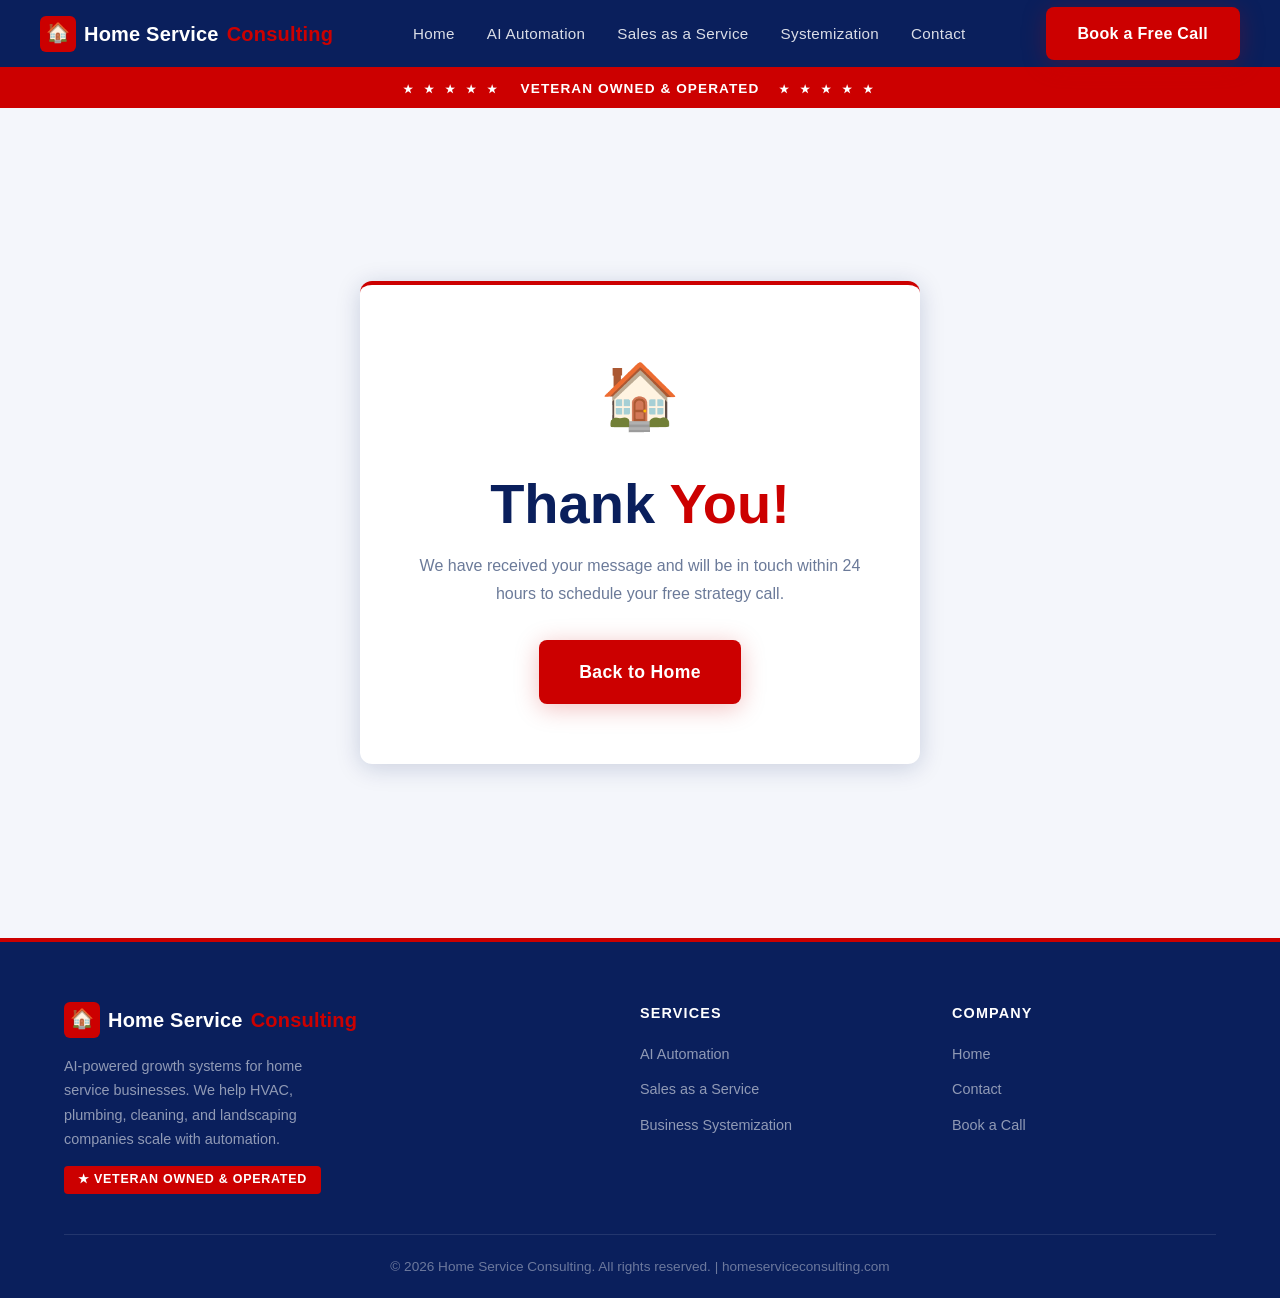
<file: thank-you.html>
<!DOCTYPE html>
<html lang="en">
<head>
  <meta charset="UTF-8" />
  <meta name="viewport" content="width=device-width, initial-scale=1.0" />
  <meta name="description" content="Thank you for contacting Home Service Consulting. We will be in touch within 24 hours." />
  <meta property="og:url" content="https://homeserviceconsulting.com/thank-you.html" />
  <title>Thank You | Home Service Consulting</title>
  <link rel="stylesheet" href="styles.css" />
</head>
<body>

<!-- NAVBAR -->
<nav class="navbar">
  <div class="nav-inner">
    <a href="index.html" class="nav-logo">
      <span class="logo-icon">&#127968;</span>
      Home Service<span> Consulting</span>
    </a>
    <ul class="nav-links">
      <li><a href="index.html">Home</a></li>
      <li><a href="ai-automation.html">AI Automation</a></li>
      <li><a href="sales-as-a-service.html">Sales as a Service</a></li>
      <li><a href="systemization.html">Systemization</a></li>
      <li><a href="contact.html">Contact</a></li>
    </ul>
    <div class="nav-cta">
      <a href="contact.html" class="btn btn-primary">Book a Free Call</a>
      <div class="hamburger" aria-label="Toggle menu">
        <span></span><span></span><span></span>
      </div>
    </div>
  </div>
</nav>

<!-- MOBILE NAV -->
<div class="mobile-nav">
  <a href="index.html">Home</a>
  <a href="ai-automation.html">AI Automation</a>
  <a href="sales-as-a-service.html">Sales as a Service</a>
  <a href="systemization.html">Systemization</a>
  <a href="contact.html">Contact</a>
  <a href="contact.html" class="btn btn-primary" style="text-align:center;margin-top:8px;">Book a Free Call</a>
</div>

<!-- VETERAN BANNER -->
<div class="veteran-banner">
  <span class="stars">&#9733; &#9733; &#9733; &#9733; &#9733;</span>
  &nbsp;&nbsp; VETERAN OWNED &amp; OPERATED &nbsp;&nbsp;
  <span class="stars">&#9733; &#9733; &#9733; &#9733; &#9733;</span>
</div>

<!-- THANK YOU -->
<div class="thankyou-section">
  <div class="thankyou-card">
    <div class="thankyou-icon">&#127968;</div>
    <h1>Thank <span class="highlight">You!</span></h1>
    <p>We have received your message and will be in touch within 24 hours to schedule your free strategy call.</p>
    <a href="index.html" class="btn btn-primary btn-lg">Back to Home</a>
  </div>
</div>

<!-- FOOTER -->
<footer class="footer">
  <div class="container">
    <div class="footer-inner">
      <div class="footer-brand">
        <a href="index.html" class="nav-logo">
          <span class="logo-icon">&#127968;</span>
          Home Service<span> Consulting</span>
        </a>
        <p>AI-powered growth systems for home service businesses. We help HVAC, plumbing, cleaning, and landscaping companies scale with automation.</p>
        <span class="veteran-tag">&#9733; Veteran Owned &amp; Operated</span>
      </div>
      <div class="footer-links">
        <h4>Services</h4>
        <ul>
          <li><a href="ai-automation.html">AI Automation</a></li>
          <li><a href="sales-as-a-service.html">Sales as a Service</a></li>
          <li><a href="systemization.html">Business Systemization</a></li>
        </ul>
      </div>
      <div class="footer-links">
        <h4>Company</h4>
        <ul>
          <li><a href="index.html">Home</a></li>
          <li><a href="contact.html">Contact</a></li>
          <li><a href="contact.html">Book a Call</a></li>
        </ul>
      </div>
    </div>
    <div class="footer-bottom">
      <p>&copy; 2026 Home Service Consulting. All rights reserved. | homeserviceconsulting.com</p>
    </div>
  </div>
</footer>

<script src="script.js"></script>
</body>
</html>
</file>
<file: styles.css>
/* ============================================
   HOME SERVICE CONSULTING - Main Stylesheet
   Patriotic Red / Navy / White Brand Theme
   ============================================ */

:root {
  --navy: #0A1F5C;
  --navy-light: #112270;
  --navy-mid: #1a2f85;
  --red: #CC0000;
  --red-dark: #aa0000;
  --red-light: #e03333;
  --white: #ffffff;
  --off-white: #f4f6fb;
  --gray: #6b7a99;
  --gray-light: #dde3f0;
  --success: #10b981;
  --font: -apple-system, BlinkMacSystemFont, 'Segoe UI', Roboto, Oxygen, Ubuntu, sans-serif;
  --shadow: 0 4px 24px rgba(10,31,92,0.18);
  --shadow-red: 0 4px 24px rgba(204,0,0,0.25);
  --radius: 12px;
  --transition: all 0.3s ease;
}

* {
  margin: 0;
  padding: 0;
  box-sizing: border-box;
}

html {
  scroll-behavior: smooth;
}

body {
  font-family: var(--font);
  background: var(--white);
  color: var(--navy);
  line-height: 1.6;
  overflow-x: hidden;
}

a {
  color: var(--red);
  text-decoration: none;
  transition: var(--transition);
}

a:hover {
  color: var(--red-dark);
}

img {
  max-width: 100%;
}

/* ============================================
   TYPOGRAPHY
   ============================================ */

h1 { font-size: clamp(2rem, 5vw, 3.5rem); font-weight: 800; line-height: 1.15; color: var(--navy); }
h2 { font-size: clamp(1.6rem, 3vw, 2.5rem); font-weight: 700; line-height: 1.25; color: var(--navy); }
h3 { font-size: clamp(1.2rem, 2vw, 1.5rem); font-weight: 600; line-height: 1.3; color: var(--navy); }
h4 { font-size: 1.1rem; font-weight: 600; color: var(--navy); }
p  { color: var(--gray); line-height: 1.75; }

.highlight { color: var(--red); }

/* ============================================
   LAYOUT
   ============================================ */

.container {
  max-width: 1200px;
  margin: 0 auto;
  padding: 0 24px;
}

.section {
  padding: 80px 0;
  background: var(--white);
}

.section-alt {
  background: var(--off-white);
}

.section-title {
  text-align: center;
  margin-bottom: 16px;
}

.section-subtitle {
  text-align: center;
  max-width: 600px;
  margin: 0 auto 56px;
  color: var(--gray);
  font-size: 1.1rem;
}

/* ============================================
   BUTTONS
   ============================================ */

.btn {
  display: inline-block;
  padding: 14px 32px;
  border-radius: 8px;
  font-weight: 700;
  font-size: 1rem;
  cursor: pointer;
  border: none;
  transition: var(--transition);
  text-align: center;
  letter-spacing: 0.02em;
}

.btn-primary {
  background: var(--red);
  color: var(--white);
  box-shadow: var(--shadow-red);
}

.btn-primary:hover {
  background: var(--red-dark);
  color: var(--white);
  transform: translateY(-2px);
  box-shadow: 0 0 30px rgba(204,0,0,0.45);
}

.btn-outline {
  background: transparent;
  color: var(--navy);
  border: 2px solid var(--navy);
}

.btn-outline:hover {
  background: var(--navy);
  color: var(--white);
  transform: translateY(-2px);
}

.btn-lg {
  padding: 18px 40px;
  font-size: 1.1rem;
}

/* ============================================
   NAVIGATION
   ============================================ */

.navbar {
  position: fixed;
  top: 0;
  left: 0;
  right: 0;
  z-index: 1000;
  padding: 0 24px;
  height: 70px;
  display: flex;
  align-items: center;
  background: var(--navy);
  border-bottom: 3px solid var(--red);
  transition: var(--transition);
}

.navbar.scrolled {
  box-shadow: 0 2px 20px rgba(10,31,92,0.3);
}

.nav-inner {
  max-width: 1200px;
  width: 100%;
  margin: 0 auto;
  display: flex;
  align-items: center;
  justify-content: space-between;
}

.nav-logo {
  font-size: 1.25rem;
  font-weight: 800;
  color: var(--white);
  letter-spacing: 0.01em;
  display: flex;
  align-items: center;
  gap: 8px;
}

.nav-logo .logo-icon {
  display: inline-flex;
  align-items: center;
  justify-content: center;
  width: 36px;
  height: 36px;
  background: var(--red);
  border-radius: 6px;
  font-size: 1.2rem;
}

.nav-logo span {
  color: var(--red);
}

.nav-links {
  display: flex;
  list-style: none;
  gap: 32px;
}

.nav-links a {
  color: rgba(255,255,255,0.85);
  font-weight: 500;
  font-size: 0.95rem;
  transition: var(--transition);
  letter-spacing: 0.02em;
}

.nav-links a:hover,
.nav-links a.active {
  color: var(--white);
}

.nav-cta {
  display: flex;
  align-items: center;
  gap: 16px;
}

.hamburger {
  display: none;
  flex-direction: column;
  gap: 5px;
  cursor: pointer;
  padding: 4px;
}

.hamburger span {
  display: block;
  width: 24px;
  height: 2px;
  background: var(--white);
  border-radius: 2px;
  transition: var(--transition);
}

/* ============================================
   MOBILE NAV
   ============================================ */

.mobile-nav {
  display: none;
  position: fixed;
  top: 70px;
  left: 0;
  right: 0;
  background: var(--navy);
  border-top: 2px solid var(--red);
  padding: 24px;
  flex-direction: column;
  gap: 16px;
  z-index: 999;
}

.mobile-nav a {
  color: rgba(255,255,255,0.85);
  font-weight: 500;
  font-size: 1rem;
  padding: 8px 0;
  border-bottom: 1px solid rgba(255,255,255,0.08);
}

.mobile-nav a:hover {
  color: var(--white);
}

.mobile-nav.open {
  display: flex;
}

/* ============================================
   VETERAN BADGE BANNER
   ============================================ */

.veteran-banner {
  background: var(--red);
  color: var(--white);
  text-align: center;
  padding: 8px 24px;
  font-size: 0.85rem;
  font-weight: 700;
  letter-spacing: 0.08em;
  text-transform: uppercase;
  margin-top: 70px;
}

.veteran-banner .stars {
  color: var(--white);
  letter-spacing: 4px;
  font-size: 0.7rem;
}

/* ============================================
   HERO
   ============================================ */

.hero {
  background: var(--navy);
  padding: 100px 0 80px;
  position: relative;
  overflow: hidden;
}

.hero::before {
  content: '';
  position: absolute;
  top: 0; left: 0; right: 0; bottom: 0;
  background: repeating-linear-gradient(
    0deg,
    transparent,
    transparent 60px,
    rgba(255,255,255,0.015) 60px,
    rgba(255,255,255,0.015) 61px
  );
  pointer-events: none;
}

.hero-content {
  max-width: 800px;
  position: relative;
  z-index: 1;
}

.hero h1 {
  color: var(--white);
  margin-bottom: 24px;
}

.hero p {
  color: rgba(255,255,255,0.75);
  font-size: 1.15rem;
  margin-bottom: 36px;
  max-width: 620px;
}

.hero-badge {
  display: inline-block;
  background: rgba(204,0,0,0.15);
  border: 1px solid rgba(204,0,0,0.4);
  color: #ff6666;
  padding: 8px 20px;
  border-radius: 100px;
  font-size: 0.9rem;
  font-weight: 600;
  margin-bottom: 24px;
  letter-spacing: 0.02em;
}

.hero-btns {
  display: flex;
  gap: 16px;
  flex-wrap: wrap;
  margin-bottom: 40px;
}

.hero .btn-outline {
  color: var(--white);
  border-color: rgba(255,255,255,0.4);
}

.hero .btn-outline:hover {
  background: rgba(255,255,255,0.1);
  border-color: var(--white);
  color: var(--white);
}

.hero-trust {
  display: flex;
  gap: 28px;
  flex-wrap: wrap;
}

.hero-trust-item {
  display: flex;
  align-items: center;
  gap: 8px;
  color: rgba(255,255,255,0.7);
  font-size: 0.9rem;
}

.hero-trust-icon {
  color: var(--red);
  font-weight: 700;
}

/* ============================================
   PAIN POINTS
   ============================================ */

.pain-grid {
  display: grid;
  grid-template-columns: repeat(auto-fit, minmax(280px, 1fr));
  gap: 24px;
}

.pain-card {
  background: var(--white);
  border: 1px solid var(--gray-light);
  border-radius: var(--radius);
  padding: 32px;
  border-top: 4px solid var(--red);
  transition: var(--transition);
}

.pain-card:hover {
  box-shadow: var(--shadow);
  transform: translateY(-4px);
}

.pain-icon {
  font-size: 2.5rem;
  display: block;
  margin-bottom: 16px;
}

.pain-card h3 {
  margin-bottom: 12px;
}

/* ============================================
   SERVICES
   ============================================ */

.services-grid {
  display: grid;
  grid-template-columns: repeat(auto-fit, minmax(300px, 1fr));
  gap: 24px;
}

.service-card {
  background: var(--off-white);
  border: 1px solid var(--gray-light);
  border-radius: var(--radius);
  padding: 36px;
  transition: var(--transition);
  border-top: 4px solid var(--navy);
}

.service-card:hover {
  box-shadow: var(--shadow);
  transform: translateY(-4px);
  border-top-color: var(--red);
}

.service-icon {
  font-size: 2.5rem;
  display: block;
  margin-bottom: 20px;
}

.service-card h3 {
  margin-bottom: 12px;
}

.service-link {
  display: inline-block;
  margin-top: 20px;
  color: var(--red);
  font-weight: 600;
  font-size: 0.95rem;
}

.service-link:hover {
  color: var(--red-dark);
}

/* ============================================
   STATS BAR
   ============================================ */

.stats-bar {
  background: var(--navy);
  padding: 48px 0;
  border-top: 4px solid var(--red);
  border-bottom: 4px solid var(--red);
}

.stats-grid {
  display: grid;
  grid-template-columns: repeat(3, 1fr);
  gap: 24px;
  text-align: center;
}

.stat-item h2 {
  font-size: 3rem;
  font-weight: 800;
  color: var(--red);
  margin-bottom: 4px;
}

.stat-item p {
  color: rgba(255,255,255,0.7);
  font-size: 0.95rem;
  font-weight: 500;
}

/* ============================================
   STEPS / HOW IT WORKS
   ============================================ */

.steps-grid {
  display: grid;
  grid-template-columns: repeat(auto-fit, minmax(280px, 1fr));
  gap: 24px;
}

.step-card {
  background: var(--white);
  border: 1px solid var(--gray-light);
  border-radius: var(--radius);
  padding: 36px;
  text-align: center;
  transition: var(--transition);
}

.step-card:hover {
  box-shadow: var(--shadow);
  transform: translateY(-4px);
}

.step-number {
  width: 56px;
  height: 56px;
  background: var(--red);
  color: var(--white);
  border-radius: 50%;
  font-size: 1.5rem;
  font-weight: 800;
  display: flex;
  align-items: center;
  justify-content: center;
  margin: 0 auto 20px;
}

.step-card h3 {
  margin-bottom: 12px;
}

/* ============================================
   TESTIMONIALS
   ============================================ */

.testimonials-grid {
  display: grid;
  grid-template-columns: repeat(auto-fit, minmax(300px, 1fr));
  gap: 24px;
}

.testimonial-card {
  background: var(--off-white);
  border: 1px solid var(--gray-light);
  border-radius: var(--radius);
  padding: 36px;
  border-left: 4px solid var(--red);
  transition: var(--transition);
}

.testimonial-card:hover {
  box-shadow: var(--shadow);
}

.testimonial-stars {
  color: var(--red);
  font-size: 1.1rem;
  margin-bottom: 16px;
  letter-spacing: 2px;
}

.testimonial-text {
  color: var(--navy);
  font-style: italic;
  line-height: 1.8;
  margin-bottom: 24px;
}

.testimonial-author {
  display: flex;
  align-items: center;
  gap: 12px;
}

.testimonial-avatar {
  width: 44px;
  height: 44px;
  border-radius: 50%;
  background: var(--navy);
  color: var(--white);
  display: flex;
  align-items: center;
  justify-content: center;
  font-weight: 700;
  font-size: 0.85rem;
  flex-shrink: 0;
}

.testimonial-name {
  font-weight: 600;
  color: var(--navy);
  font-size: 0.95rem;
}

.testimonial-role {
  color: var(--gray);
  font-size: 0.85rem;
}

/* ============================================
   CTA SECTION
   ============================================ */

.cta-section {
  background: var(--navy);
}

.cta-section .section-title {
  color: var(--white);
}

.cta-section .section-subtitle {
  color: rgba(255,255,255,0.7);
}

/* ============================================
   INLINE FORM
   ============================================ */

.inline-form {
  max-width: 700px;
  margin: 0 auto;
  background: var(--white);
  border-radius: var(--radius);
  padding: 40px;
  box-shadow: 0 8px 40px rgba(10,31,92,0.25);
  border-top: 4px solid var(--red);
}

.form-grid {
  display: grid;
  grid-template-columns: 1fr 1fr;
  gap: 20px;
  margin-bottom: 24px;
}

.form-full {
  grid-column: 1 / -1;
}

.form-group label {
  display: block;
  font-weight: 600;
  font-size: 0.9rem;
  color: var(--navy);
  margin-bottom: 6px;
}

.form-group input,
.form-group select,
.form-group textarea {
  width: 100%;
  padding: 12px 16px;
  border: 1.5px solid var(--gray-light);
  border-radius: 8px;
  font-size: 0.95rem;
  font-family: var(--font);
  color: var(--navy);
  background: var(--white);
  transition: var(--transition);
  outline: none;
}

.form-group input:focus,
.form-group select:focus,
.form-group textarea:focus {
  border-color: var(--navy);
  box-shadow: 0 0 0 3px rgba(10,31,92,0.08);
}

.form-group textarea {
  resize: vertical;
  min-height: 100px;
}

.form-submit {
  text-align: center;
}

.form-submit .btn {
  width: 100%;
}

.form-message {
  text-align: center;
  margin-top: 16px;
  font-size: 0.95rem;
  color: var(--success);
}

/* ============================================
   HERO FORM (contact page)
   ============================================ */

.contact-hero {
  background: var(--navy);
  padding: 120px 0 60px;
  text-align: center;
}

.contact-hero h1 {
  color: var(--white);
  margin-bottom: 16px;
}

.contact-hero p {
  color: rgba(255,255,255,0.7);
  font-size: 1.1rem;
}

.contact-form-section {
  padding: 60px 0 80px;
  background: var(--off-white);
}

/* ============================================
   PAGE HERO (inner pages)
   ============================================ */

.page-hero {
  background: var(--navy);
  padding: 120px 0 60px;
  text-align: center;
  border-bottom: 4px solid var(--red);
}

.page-hero h1 {
  color: var(--white);
  margin-bottom: 16px;
}

.page-hero p {
  color: rgba(255,255,255,0.7);
  font-size: 1.1rem;
  max-width: 600px;
  margin: 0 auto;
}

.page-hero .hero-badge {
  margin-bottom: 20px;
}

/* ============================================
   FEATURE LIST
   ============================================ */

.feature-list {
  list-style: none;
  display: flex;
  flex-direction: column;
  gap: 12px;
  margin: 24px 0;
}

.feature-list li {
  display: flex;
  align-items: flex-start;
  gap: 12px;
  color: var(--gray);
  line-height: 1.6;
}

.feature-list li::before {
  content: '';
  width: 20px;
  height: 20px;
  background: var(--red);
  border-radius: 50%;
  flex-shrink: 0;
  margin-top: 2px;
  background-image: url("data:image/svg+xml,%3Csvg xmlns='http://www.w3.org/2000/svg' viewBox='0 0 20 20' fill='white'%3E%3Cpath fill-rule='evenodd' d='M16.707 5.293a1 1 0 010 1.414l-8 8a1 1 0 01-1.414 0l-4-4a1 1 0 011.414-1.414L8 12.586l7.293-7.293a1 1 0 011.414 0z' clip-rule='evenodd'/%3E%3C/svg%3E");
  background-size: 14px;
  background-repeat: no-repeat;
  background-position: center;
}

/* ============================================
   PRICING CARDS
   ============================================ */

.pricing-grid {
  display: grid;
  grid-template-columns: repeat(auto-fit, minmax(280px, 1fr));
  gap: 24px;
}

.pricing-card {
  background: var(--white);
  border: 1px solid var(--gray-light);
  border-radius: var(--radius);
  padding: 40px 32px;
  text-align: center;
  transition: var(--transition);
}

.pricing-card.featured {
  border: 2px solid var(--red);
  box-shadow: var(--shadow-red);
  position: relative;
}

.pricing-card:hover {
  box-shadow: var(--shadow);
  transform: translateY(-4px);
}

.pricing-badge {
  position: absolute;
  top: -14px;
  left: 50%;
  transform: translateX(-50%);
  background: var(--red);
  color: var(--white);
  padding: 4px 20px;
  border-radius: 100px;
  font-size: 0.8rem;
  font-weight: 700;
  letter-spacing: 0.05em;
  text-transform: uppercase;
  white-space: nowrap;
}

.pricing-card h3 {
  margin-bottom: 8px;
}

.pricing-price {
  font-size: 2.5rem;
  font-weight: 800;
  color: var(--navy);
  margin: 16px 0 4px;
}

.pricing-price span {
  font-size: 1rem;
  font-weight: 400;
  color: var(--gray);
}

.pricing-desc {
  color: var(--gray);
  font-size: 0.9rem;
  margin-bottom: 24px;
}

/* ============================================
   FAQ
   ============================================ */

.faq-list {
  max-width: 720px;
  margin: 0 auto;
  display: flex;
  flex-direction: column;
  gap: 12px;
}

.faq-item {
  background: var(--white);
  border: 1px solid var(--gray-light);
  border-radius: var(--radius);
  overflow: hidden;
}

.faq-question {
  width: 100%;
  padding: 20px 24px;
  background: none;
  border: none;
  text-align: left;
  font-size: 1rem;
  font-weight: 600;
  color: var(--navy);
  cursor: pointer;
  display: flex;
  justify-content: space-between;
  align-items: center;
  gap: 16px;
  font-family: var(--font);
}

.faq-question::after {
  content: '+';
  font-size: 1.4rem;
  font-weight: 300;
  color: var(--red);
  flex-shrink: 0;
  transition: var(--transition);
}

.faq-item.open .faq-question::after {
  content: '-';
}

.faq-answer {
  display: none;
  padding: 0 24px 20px;
  color: var(--gray);
  line-height: 1.75;
}

.faq-item.open .faq-answer {
  display: block;
}

/* ============================================
   FOOTER
   ============================================ */

.footer {
  background: var(--navy);
  padding: 60px 0 0;
  border-top: 4px solid var(--red);
}

.footer-inner {
  display: grid;
  grid-template-columns: 2fr 1fr 1fr;
  gap: 48px;
  margin-bottom: 40px;
}

.footer-brand .nav-logo {
  margin-bottom: 16px;
  display: inline-flex;
}

.footer-brand p {
  color: rgba(255,255,255,0.55);
  font-size: 0.9rem;
  line-height: 1.7;
  max-width: 280px;
}

.footer-brand .veteran-tag {
  display: inline-block;
  margin-top: 14px;
  background: var(--red);
  color: var(--white);
  padding: 4px 14px;
  border-radius: 4px;
  font-size: 0.78rem;
  font-weight: 700;
  letter-spacing: 0.06em;
  text-transform: uppercase;
}

.footer-links h4 {
  color: var(--white);
  margin-bottom: 16px;
  font-size: 0.9rem;
  text-transform: uppercase;
  letter-spacing: 0.08em;
}

.footer-links ul {
  list-style: none;
  display: flex;
  flex-direction: column;
  gap: 10px;
}

.footer-links a {
  color: rgba(255,255,255,0.55);
  font-size: 0.9rem;
  transition: var(--transition);
}

.footer-links a:hover {
  color: var(--white);
}

.footer-bottom {
  border-top: 1px solid rgba(255,255,255,0.1);
  padding: 20px 0;
  text-align: center;
}

.footer-bottom p {
  color: rgba(255,255,255,0.4);
  font-size: 0.85rem;
}

/* ============================================
   THANK YOU PAGE
   ============================================ */

.thankyou-section {
  min-height: calc(100vh - 70px);
  display: flex;
  align-items: center;
  justify-content: center;
  text-align: center;
  padding: 80px 24px;
  background: var(--off-white);
}

.thankyou-card {
  background: var(--white);
  border-radius: var(--radius);
  padding: 60px 48px;
  max-width: 560px;
  width: 100%;
  box-shadow: var(--shadow);
  border-top: 4px solid var(--red);
}

.thankyou-icon {
  font-size: 4rem;
  margin-bottom: 24px;
}

.thankyou-card h1 {
  margin-bottom: 16px;
}

.thankyou-card p {
  margin-bottom: 32px;
}

/* ============================================
   RESPONSIVE
   ============================================ */

@media (max-width: 768px) {
  .nav-links { display: none; }
  .nav-cta .btn { display: none; }
  .hamburger { display: flex; }

  .hero { padding: 80px 0 60px; }
  .hero-btns { flex-direction: column; }

  .stats-grid { grid-template-columns: 1fr; gap: 32px; }

  .form-grid { grid-template-columns: 1fr; }
  .form-full { grid-column: 1; }

  .footer-inner { grid-template-columns: 1fr; gap: 32px; }

  .inline-form { padding: 28px 20px; }

  .section { padding: 56px 0; }
}

@media (max-width: 480px) {
  .thankyou-card { padding: 40px 24px; }
  .hero-trust { gap: 16px; }
}
</file>
